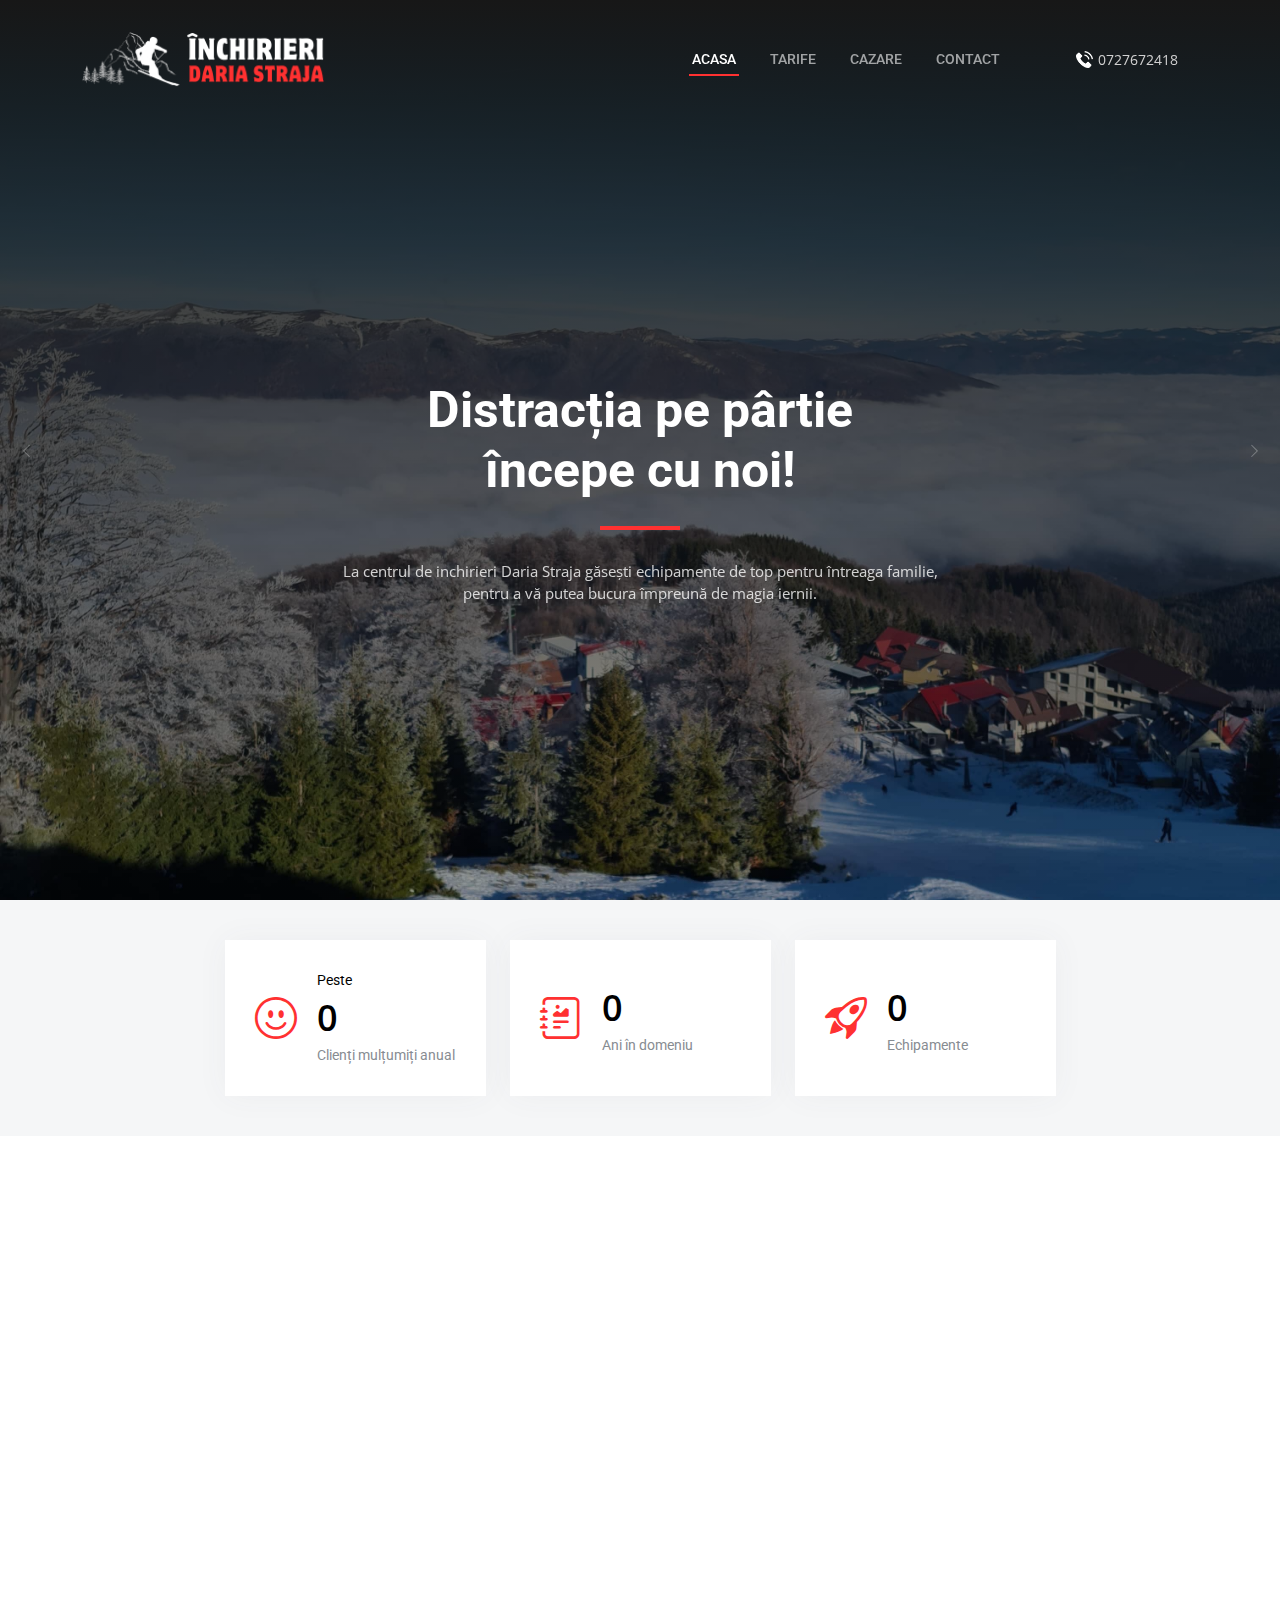
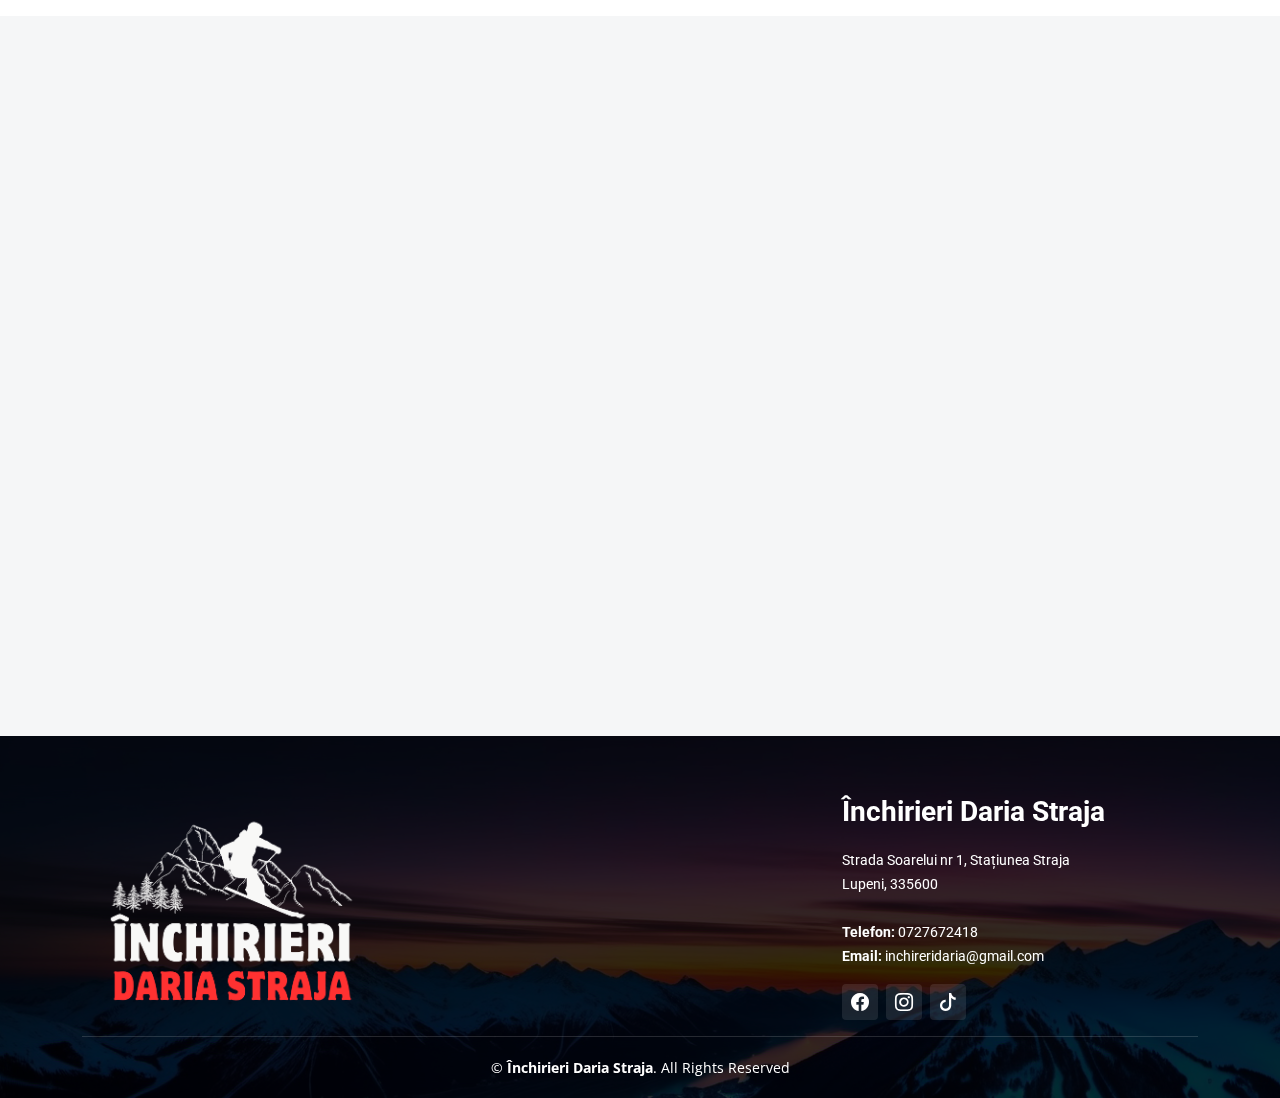
<file: index.html>
<!DOCTYPE html>
<html lang="en">

<head>
  <!-- Google tag (gtag.js) -->
<script async src="https://www.googletagmanager.com/gtag/js?id=G-TZD9TW4XC4"></script>
<script>
  window.dataLayer = window.dataLayer || [];
  function gtag(){dataLayer.push(arguments);}
  gtag('js', new Date());

  gtag('config', 'G-TZD9TW4XC4');
</script>
  <meta charset="utf-8">
  <meta name="author" content="Daria Gruian">
  <meta name="keywords" content="inchirieri, ski, schi, echipamente de iarna, inchirieri daria straja">
  <meta name="description" content="Aventura pe pârtie începe cu noi! Situați în inima Strajei, vă oferim servicii complete: inchiriere de echipament, service și cazare atât în stațiune, cât și în orașul Lupeni.">
  <meta name="viewport" content="width=device-width, initial-scale=1.0">
  <title>Inchirieri Daria Straja</title>

  <!-- Favicons -->
  <link href="assets/img/img-prov/icon.png" rel="icon">

  <!-- Google Fonts -->
  <link rel="preconnect" href="https://fonts.googleapis.com">
  <link rel="preconnect" href="https://fonts.gstatic.com" crossorigin>
  <link href="https://fonts.googleapis.com/css2?family=Open+Sans:ital,wght@0,300;0,400;0,500;0,600;0,700;1,300;1,400;1,600;1,700&family=Roboto:ital,wght@0,300;0,400;0,500;0,600;0,700;1,300;1,400;1,500;1,600;1,700&family=Work+Sans:ital,wght@0,300;0,400;0,500;0,600;0,700;1,300;1,400;1,500;1,600;1,700&display=swap" rel="stylesheet">

  <!-- Vendor CSS Files -->
  <link href="assets/vendor/bootstrap/css/bootstrap.min.css" rel="stylesheet">
  <link href="assets/vendor/bootstrap-icons/bootstrap-icons.css" rel="stylesheet">
  <link href="assets/vendor/fontawesome-free/css/all.min.css" rel="stylesheet">
  <link href="assets/vendor/aos/aos.css" rel="stylesheet">
  <link href="assets/vendor/glightbox/css/glightbox.min.css" rel="stylesheet">
  <link href="assets/vendor/swiper/swiper-bundle.min.css" rel="stylesheet">

  <!-- Template Main CSS File -->
  <link href="assets/css/main.css" rel="stylesheet">
</head>

<body>

  <!-- ======= Header ======= -->
  <header id="header" class="header d-flex align-items-center">
    <div class="container-fluid container-xl d-flex align-items-center justify-content-between">

      <a href="index.html" class="logo d-flex align-items-center">
        <img src="assets/img/img-prov/logo-nav-w.png" alt="inchirieri daria straja">
      </a>

      <i class="mobile-nav-toggle mobile-nav-show bi bi-list"></i>
      <i class="mobile-nav-toggle mobile-nav-hide d-none bi bi-x"></i>
      <nav id="navbar" class="navbar">
        <ul>
          <li><a href="index.html" class="active">Acasa</a></li>
          <li><a href="tarife.html">Tarife</a></li>
          <li><a href="cazare.html">Cazare</a></li>
          <li><a href="contact.html">Contact</a></li>
          <li class="nr-tel">
            <ul>
              <li><img class="tel-icon" src="assets/img/img-prov/telephone.png" alt=""></li>
              <li>0727672418</li>
            </ul>
          </li>
        </ul>
      </nav><!-- .navbar -->

    </div>
  </header><!-- End Header -->

  <!-- ======= Hero Section ======= -->
  <section id="hero" class="hero">

    <div class="info d-flex align-items-center">
      <div class="container">
        <div class="row justify-content-center">
          <div class="col-lg-7 text-center">
            <h1 data-aos="fade-down">Distracția pe pârtie<br>începe cu noi!</h1>
            <p data-aos="fade-up">
              La centrul de inchirieri Daria Straja găsești echipamente de top pentru întreaga familie, pentru a vă putea bucura împreună de magia iernii.</p>
          </div>
        </div>
      </div>
    </div>

    <div id="hero-carousel" class="carousel slide" data-bs-ride="carousel" data-bs-interval="8000">
      <div class="carousel-item active" style="background-image: url(assets/img/poze\ centru/outside.jpg)"></div>
      <div class="carousel-item" style="background-image: url(assets/img/poze\ centru/ski1.jpg)"></div>
      <div class="carousel-item" style="background-image: url(assets/img/poze\ centru/centru.jpg)"></div>  
      <div class="carousel-item" style="background-image: url(assets/img/poze\ centru/ski4.jpg)"></div>      
       

      <a class="carousel-control-prev" href="#hero-carousel" role="button" data-bs-slide="prev">
        <span class="carousel-control-prev-icon bi bi-chevron-left" aria-hidden="true"></span>
      </a>

      <a class="carousel-control-next" href="#hero-carousel" role="button" data-bs-slide="next">
        <span class="carousel-control-next-icon bi bi-chevron-right" aria-hidden="true"></span>
      </a>

    </div>

  </section><!-- End Hero Section -->

  <main id="main">

        <!-- ======= Stats Counter Section ======= -->
<section id="stats-counter" class="stats-counter section-bg">
  <div class="container">

    <div class="row gy-4">
      <div class="col-lg-3 col-md-6">
        <div class="stats-item d-flex align-items-center w-100 h-100">
          <i class="bi bi-emoji-smile color-blue flex-shrink-0"></i>
          <div><p style="color:black;">Peste</p>
            <span data-purecounter-start="0" data-purecounter-end="1000" data-purecounter-duration="1" class="purecounter"></span>
            <p>Clienți mulțumiți anual</p>
          </div>
        </div>
      </div><!-- End Stats Item -->

      <div class="col-lg-3 col-md-6">
        <div class="stats-item d-flex align-items-center w-100 h-100">
          <i class="bi bi-journal-richtext color-orange flex-shrink-0"></i>
          <div>
            <span data-purecounter-start="0" data-purecounter-end="15" data-purecounter-duration="1" class="purecounter"></span>
            <p>Ani în domeniu</p>
          </div>
        </div>
      </div><!-- End Stats Item -->

      <div class="col-lg-3 col-md-6">
        <div class="stats-item d-flex align-items-center w-100 h-100">
          <i class="bi bi-rocket-takeoff color-pink flex-shrink-0"></i>
          <div>
            <span data-purecounter-start="0" data-purecounter-end="500" data-purecounter-duration="1" class="purecounter"></span>
            <p>Echipamente</p>
          </div>
        </div>
      </div><!-- End Stats Item -->

    </div>

  </div>
</section><!-- End Stats Counter Section -->

        <!-- ======= Alt Services Section ======= -->
    <section id="alt-services" class="alt-services">
      <div class="container" data-aos="fade-up">

        <div class="row justify-content-around gy-4">
          <div class="col-lg-5 img-bg" style="background-image: url(assets/img/poze\ centru/cab.jpeg);" data-aos="zoom-in" data-aos-delay="100">
          </div>

          <div class="col-lg-5 d-flex flex-column justify-content-center">
            <h2>Despre noi</h2>
            <p>Povestea noastră începe în urmă cu aproximativ 15 ani, când am deschis, odată cu cabana, primul centru de închirieri din stațiunea Straja. De atunci, în fiecare an reușim să ne mărim portofoliul de clienți mulțumiți, cu care ne revedem cu drag, sezon de sezon.</p>
            <p>La noi, ospitalitatea merge dincolo de confortul camerei. Cei care aleg să se cazeze la Cabana Daria beneficiază de reduceri speciale la centrul de închirieri Daria, situat chiar la prima ușă de la colțul cabanei. </p>
          </div>
        </div>

      </div>
    </section><!-- End Alt Services Section -->

    <!-- ======= Services Section ======= -->
    <section id="services" class="services section-bg">
      <div class="container" data-aos="fade-up">

        <div class="section-header">
          <h2>Servicii</h2>
        </div>

        <div class="row gy-4">

          <div class="col-lg-4 col-md-6" data-aos="fade-up" data-aos-delay="500">
            <div class="service-item position-relative">
              <img src="assets/img/poze centru/ski1.jpg" class="img-fluid" alt="">
              <h3>Închiriere</h3>
              <p>La centrul nostru veți găsi echipamente complete de ski si snowboard, săniuțe dar și alte accesorii.</p>
              <a href="tarife.html" class="readmore stretched-link">Detalii <i class="bi bi-arrow-right"></i></a>
            </div>
          </div><!-- End Service Item -->

          <div class="col-lg-4 col-md-6" data-aos="fade-up" data-aos-delay="500">
            <div class="service-item position-relative">
              <img src="assets/img/poze centru/centru.jpg" class="img-fluid" alt="">
              <h3>Service</h3>
              <p>Dacă echipamentul dum   neavoastră are nevoie de întreținere, vă putem ajuta. Oferim servicii de cerurire, ascuțire canturi și reparații ale talpei. </p>
              <a href="tarife.html" class="readmore stretched-link">Detalii <i class="bi bi-arrow-right"></i></a>
            </div>
          </div><!-- End Service Item -->

          <div class="col-lg-4 col-md-6" data-aos="fade-up" data-aos-delay="500">
            <div class="service-item position-relative">
              <img src="assets/img/poze-interior/3.jpeg" class="img-fluid" alt="">
              <h3>Cazare</h3>
              <p>Oferim servicii de cazare atât în stațiunea Straja, cât și în orașul Lupeni.</p>
              <a href="cazare.html" class="readmore stretched-link">Detalii <i class="bi bi-arrow-right"></i></a>
            </div>
          </div><!-- End Service Item -->

        </div>

      </div>
    </section><!-- End Services Section -->
</main>
  <!-- ======= Footer ======= -->
  <footer id="footer" class="footer">
    <div class="footer-content position-relative">
      <div class="container">
        <div class="row">
          <div class="col-lg-2 col-md-3 footer-icon">
            <img src="assets/img/img-prov/logo-tr-white.png" alt="">
          </div>
          <div class="col-lg-4 col-md-6">
            <div class="footer-info">
              <h3>Închirieri Daria Straja</h3>
              <p>
                Strada Soarelui nr 1, Stațiunea Straja<br>
                Lupeni, 335600<br><br>
                <strong>Telefon:</strong> 0727672418<br>
                <strong>Email:</strong> inchireridaria@gmail.com<br>
              </p>
              <div class="social-links d-flex mt-3">
                <a href="https://www.facebook.com/1snowboard" class="d-flex align-items-center justify-content-center"><i class="bi bi-facebook"></i></a>
                <a href="https://www.instagram.com/inchirieri.daria.straja/" class="d-flex align-items-center justify-content-center"><i class="bi bi-instagram"></i></a>
                <a href="https://www.tiktok.com/@inchirieri.daria.straja" class="d-flex align-items-center justify-content-center"><i class="bi bi-tiktok"></i></a>
              </div>
            </div>
          </div><!-- End footer info column-->
        </div>
      </div>
    </div>

    <div class="footer-legal text-center position-relative">
      <div class="container">
        <div class="copyright">
          &copy; <strong><span>Închirieri Daria Straja</span></strong>. All Rights Reserved
        </div>
      </div>
    </div>

  </footer>
  <!-- End Footer -->

  <a href="#" class="scroll-top d-flex align-items-center justify-content-center"><i class="bi bi-arrow-up-short"></i></a>

  <div id="preloader"></div>

  <!-- Vendor JS Files -->
  <script src="assets/vendor/bootstrap/js/bootstrap.bundle.min.js"></script>
  <script src="assets/vendor/aos/aos.js"></script>
  <script src="assets/vendor/glightbox/js/glightbox.min.js"></script>
  <script src="assets/vendor/isotope-layout/isotope.pkgd.min.js"></script>
  <script src="assets/vendor/swiper/swiper-bundle.min.js"></script>
  <script src="assets/vendor/purecounter/purecounter_vanilla.js"></script>
  <script src="assets/vendor/php-email-form/validate.js"></script>

  <!-- Template Main JS File -->
  <script src="assets/js/main.js"></script>

</body>

</html>
</file>
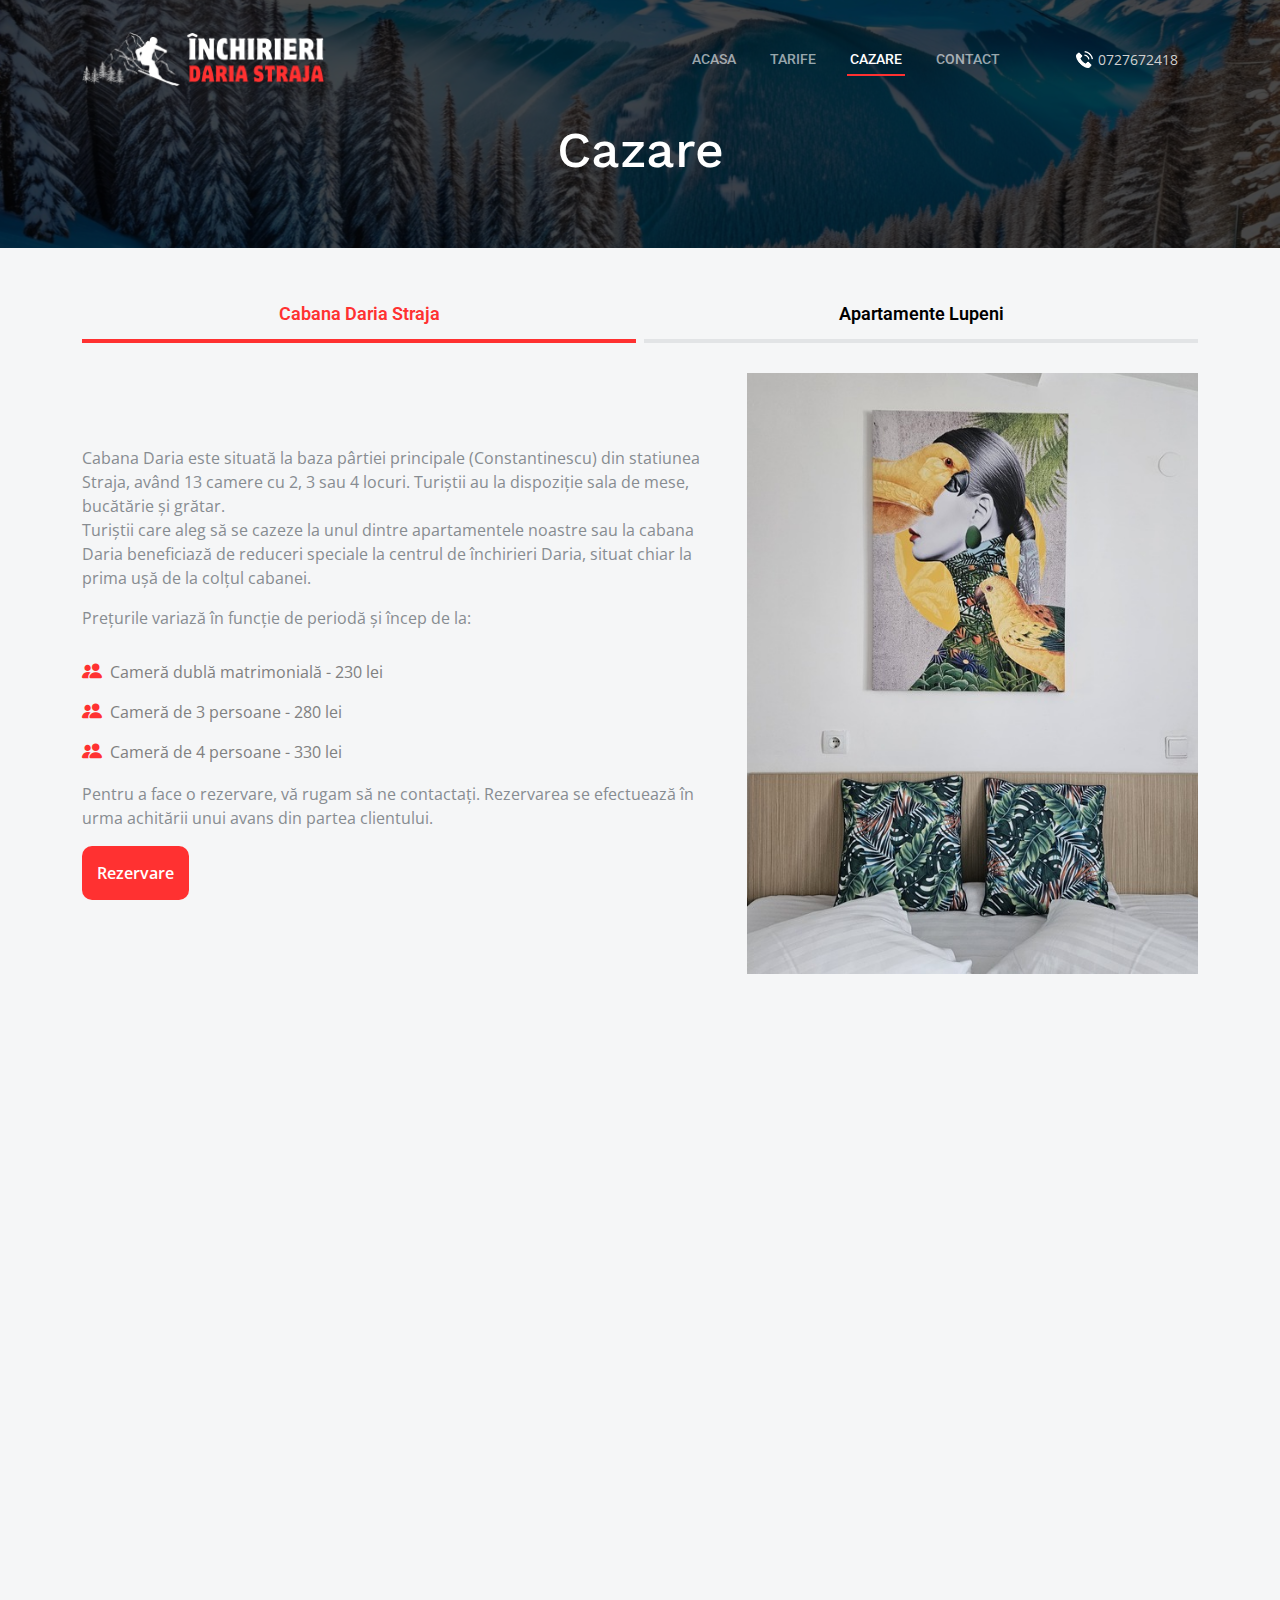
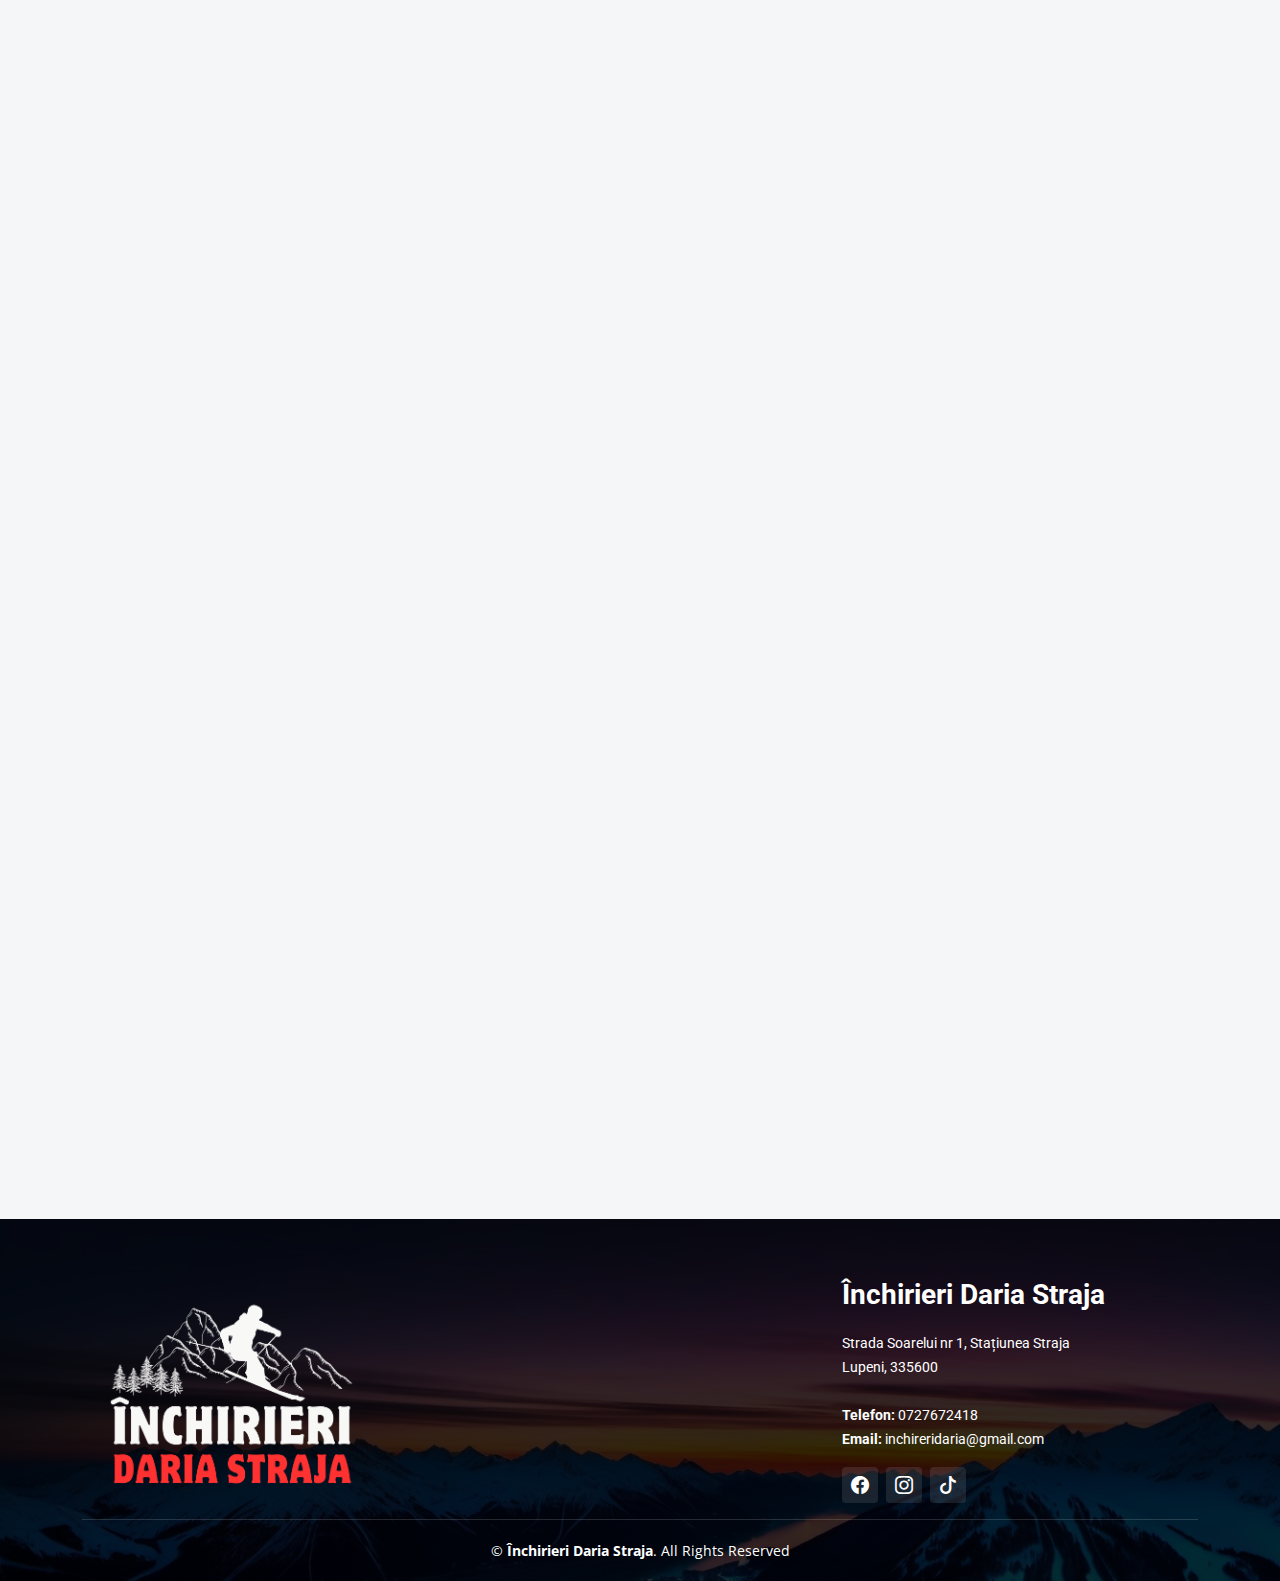
<file: cazare.html>
<!DOCTYPE html>
<html lang="en">

<head>
  <!-- Google tag (gtag.js) -->
<script async src="https://www.googletagmanager.com/gtag/js?id=G-TZD9TW4XC4"></script>
<script>
  window.dataLayer = window.dataLayer || [];
  function gtag(){dataLayer.push(arguments);}
  gtag('js', new Date());

  gtag('config', 'G-TZD9TW4XC4');
</script>
  <meta charset="utf-8">
  <meta name="author" content="Daria Gruian">
  <meta name="keywords" content="inchirieri, ski, schi, echipamente de iarna, inchirieri daria straja">
  <meta name="description" content="Aventura pe pârtie începe cu noi!">
  <meta name="viewport" content="width=device-width, initial-scale=1.0">
  <title>Cabana Daria Straja</title>

  <!-- Favicons -->
  <link href="assets/img/img-prov/icon.png" rel="icon">

  <!-- Google Fonts -->
  <link rel="preconnect" href="https://fonts.googleapis.com">
  <link rel="preconnect" href="https://fonts.gstatic.com" crossorigin>
  <link href="https://fonts.googleapis.com/css2?family=Open+Sans:ital,wght@0,300;0,400;0,500;0,600;0,700;1,300;1,400;1,600;1,700&family=Roboto:ital,wght@0,300;0,400;0,500;0,600;0,700;1,300;1,400;1,500;1,600;1,700&family=Work+Sans:ital,wght@0,300;0,400;0,500;0,600;0,700;1,300;1,400;1,500;1,600;1,700&display=swap" rel="stylesheet">

  <!-- Vendor CSS Files -->
  <link href="assets/vendor/bootstrap/css/bootstrap.min.css" rel="stylesheet">
  <link href="assets/vendor/bootstrap-icons/bootstrap-icons.css" rel="stylesheet">
  <link href="assets/vendor/fontawesome-free/css/all.min.css" rel="stylesheet">
  <link href="assets/vendor/aos/aos.css" rel="stylesheet">
  <link href="assets/vendor/glightbox/css/glightbox.min.css" rel="stylesheet">
  <link href="assets/vendor/swiper/swiper-bundle.min.css" rel="stylesheet">

  <!-- Template Main CSS File -->
  <link href="assets/css/main.css" rel="stylesheet">
</head>

<body>

  <!-- ======= Header ======= -->
  <header id="header" class="header d-flex align-items-center">
    <div class="container-fluid container-xl d-flex align-items-center justify-content-between">

      <a href="index.html" class="logo d-flex align-items-center">
        <img src="assets/img/img-prov/logo-nav-w.png" alt="inchirieri daria straja">
      </a>

      <i class="mobile-nav-toggle mobile-nav-show bi bi-list"></i>
      <i class="mobile-nav-toggle mobile-nav-hide d-none bi bi-x"></i>
      <nav id="navbar" class="navbar">
        <ul>
          <li><a href="index.html" >Acasa</a></li>
          <li><a href="tarife.html">Tarife</a></li>
          <li><a href="cazare.html"class="active">Cazare</a></li>
          <li><a href="contact.html">Contact</a></li>
          <li class="nr-tel">
            <ul>
              <li><img class="tel-icon" src="assets/img/img-prov/telephone.png" alt=""></li>
              <li>0727672418</li>
            </ul>
          </li>
        </ul>
      </nav><!-- .navbar -->

    </div>
  </header><!-- End Header -->

<main id="main">

    <!-- ======= Breadcrumbs ======= -->
    <div class="breadcrumbs d-flex align-items-center" style="background-image: url('assets/img/img-prov/breadcrumbs-bg.png');">
      <div class="container position-relative d-flex flex-column align-items-center" data-aos="fade">

        <h1>Cazare</h1>
      </div>
    </div><!-- End Breadcrumbs -->


  <!-- ======= Features Section ======= -->
  <section id="features" class="features section-bg">
    <div class="container" data-aos="fade-up">

      <ul class="nav nav-tabs row  g-2 d-flex">

        <li class="nav-item col-6">
          <a class="nav-link active show" data-bs-toggle="tab" data-bs-target="#tab-1">
            <h4>Cabana Daria Straja</h4>
          </a>
        </li><!-- End tab nav item -->

        <li class="nav-item col-6">
          <a class="nav-link" data-bs-toggle="tab" data-bs-target="#tab-2">
            <h4>Apartamente Lupeni</h4>
          </a><!-- End tab nav item -->
      </ul>

      <div class="tab-content">

        <div class="tab-pane active show" id="tab-1">
          <div class="row">
            <div class="col-lg-7 order-2 order-lg-1 mt-3 mt-lg-0 d-flex flex-column justify-content-center" data-aos="fade-up" data-aos-delay="100">
              <p>
                Cabana Daria este situată la baza pârtiei principale (Constantinescu) din statiunea Straja, având 13 camere cu 2, 3 sau 4 locuri. Turiștii au la dispoziție sala de mese, bucătărie și grătar. 
                <br>Turiștii care aleg să se cazeze la unul dintre apartamentele noastre sau la cabana Daria beneficiază de reduceri speciale la centrul de închirieri Daria, situat chiar la prima ușă de la colțul cabanei.
              </p>
              <p>Prețurile variază în funcție de periodă și încep de la:</p>
              <ul>
                <li><i class="bi bi-people-fill"></i> Cameră dublă matrimonială - 230 lei</li>
                <li><i class="bi bi-people-fill"></i> Cameră de 3 persoane - 280 lei</li>
                <li><i class="bi bi-people-fill"></i> Cameră de 4 persoane - 330 lei</li>
              </ul>
              <p>Pentru a face o rezervare, vă rugam să ne contactați. Rezervarea se efectuează în urma achitării unui avans din partea clientului.</p>
              <a href="contact.html" class="btn-rezerva">Rezervare</a>
            </div>
            <div class="col-lg-5 order-1 order-lg-2 text-center" data-aos="fade-up" data-aos-delay="200">
              <img src="assets/img/poze-interior/6.jpeg" alt="" class="img-fluid">
            </div>
          </div>
          <!-- ======= Our Projects Section ======= -->
    <section id="projects" class="projects">
      <div class="container" data-aos="fade-up">

        <div class="portfolio-isotope" data-portfolio-filter="*" data-portfolio-layout="masonry" data-portfolio-sort="original-order">

          <div class="row gy-4 portfolio-container" data-aos="fade-up" data-aos-delay="200">

            <div class="col-lg-4 col-md-6 portfolio-item filter-remodeling">
              <div class="portfolio-content h-100">
                <img src="assets/img/poze-interior/1.jpeg" class="img-fluid" alt="">
              </div>
            </div><!-- End Projects Item -->

            <div class="col-lg-4 col-md-6 portfolio-item filter-remodeling">
              <div class="portfolio-content h-100">
                <img src="assets/img/poze-interior/2.jpg" class="img-fluid" alt="">
              </div>
            </div><!-- End Projects Item -->

            <div class="col-lg-4 col-md-6 portfolio-item filter-remodeling">
              <div class="portfolio-content h-100">
                <img src="assets/img/poze-interior/3.jpeg" class="img-fluid" alt="">
              </div>
            </div><!-- End Projects Item -->

            <div class="col-lg-4 col-md-6 portfolio-item filter-remodeling">
              <div class="portfolio-content h-100">
                <img src="assets/img/poze-interior/4.jpeg" class="img-fluid" alt="">
              </div>
            </div><!-- End Projects Item -->

            <div class="col-lg-4 col-md-6 portfolio-item filter-remodeling">
              <div class="portfolio-content h-100">
                <img src="assets/img/poze-interior/5.jpeg" class="img-fluid" alt="">
              </div>
            </div><!-- End Projects Item -->

            <div class="col-lg-4 col-md-6 portfolio-item filter-remodeling">
              <div class="portfolio-content h-100">
                <img src="assets/img/poze-interior/6.jpeg" class="img-fluid" alt="">
              </div>
            </div><!-- End Projects Item -->

            <div class="col-lg-4 col-md-6 portfolio-item filter-remodeling">
              <div class="portfolio-content h-100">
                <img src="assets/img/poze-interior/7.jpeg" class="img-fluid" alt="">
              </div>
            </div><!-- End Projects Item -->

            <div class="col-lg-4 col-md-6 portfolio-item filter-remodeling">
              <div class="portfolio-content h-100">
                <img src="assets/img/poze-interior/8.jpg" class="img-fluid" alt="">
              </div>
            </div><!-- End Projects Item -->

            <div class="col-lg-4 col-md-6 portfolio-item filter-remodeling">
              <div class="portfolio-content h-100">
                <img src="assets/img/poze-interior/9.jpeg" class="img-fluid" alt="">
              </div>
            </div><!-- End Projects Item -->

            <div class="col-lg-4 col-md-6 portfolio-item filter-remodeling">
              <div class="portfolio-content h-100">
                <img src="assets/img/poze-interior/10.jpeg" class="img-fluid" alt="">
              </div>
            </div><!-- End Projects Item -->

              <div class="col-lg-4 col-md-6 portfolio-item filter-remodeling">
              <div class="portfolio-content h-100">
                <img src="assets/img/poze-interior/11.jpg" class="img-fluid" alt="">
              </div>
            </div><!-- End Projects Item -->

          </div><!-- End Projects Container -->

        </div>

      </div>
    </section><!-- End Our Projects Section -->
        </div><!-- End tab content item -->

        <div class="tab-pane" id="tab-2">
          <div class="row">
            <div class="col-lg-8 order-2 order-lg-1 mt-3 mt-lg-0 d-flex flex-column justify-content-center">
              <p>
                Apartamentele sunt situate ultracentral, în orașul Lupeni, la 50 m de intersecția de unde pornesc transportatorii spre stațiune. În imediata apropiere se află piața, Lidl, cafeneau Chill, Pizza Planet. Apartamentulele au fiecare un dormitor cu pat matrimonial (160/200) și living cu canapea extensibilă (2 pers). 
                <br>Turiștii care aleg să se cazeze la unul dintre apartamentele noastre sau la cabana Daria beneficiază de reduceri speciale la centrul de închirieri Daria, situat chiar la prima ușă de la colțul cabanei.
                <br>În plus, asigurăm turiștilor noștri următoarele:
              </p>
              <ul>
                <li><i class="bi bi-check-all"></i> Parcare privată</li>
                <li><i class="bi bi-check-all"></i> Ceai și cafea</li>
                <li><i class="bi bi-check-all"></i> Bucătărie complet utilată</li>
              </ul>
              <p>Prețurile variază între 250 și 300 de lei, în funcție de perioada dorită. 
                <br>Pentru a face o rezervare, vă rugam să ne contactați. Rezervarea se efectuează în urma achitării unui avans din partea clientului.</p>
              <a href="contact.html" class="btn-rezerva">Rezervare</a>
            </div>
            <div class="col-lg-4 order-1 order-lg-2 text-center">
              <img src="assets/img/poze-interior/ap2.jpg" alt="" class="img-fluid">
            </div>
          </div>

          <div class="container capa">
            <h2>Apartament 1</h2>
          </div>

          <section id="projects" class="projects">
            <div class="container" data-aos="fade-up">
      
              <div class="portfolio-isotope" data-portfolio-filter="*" data-portfolio-layout="masonry" data-portfolio-sort="original-order">
      
                <div class="row gy-4 portfolio-container" data-aos="fade-up" data-aos-delay="200">
      
                  <div class="col-lg-4 col-md-6 portfolio-item filter-remodeling">
                    <div class="portfolio-content h-100">
                      <img src="assets/img/poze-interior/ap3.jpg" class="img-fluid" alt="">
                    </div>
                  </div><!-- End Projects Item -->
      
                  <div class="col-lg-4 col-md-6 portfolio-item filter-remodeling">
                    <div class="portfolio-content h-100">
                      <img src="assets/img/poze-interior/ap4.jpg" class="img-fluid" alt="">
                    </div>
                  </div><!-- End Projects Item -->

                  <div class="col-lg-4 col-md-6 portfolio-item filter-remodeling">
                    <div class="portfolio-content h-100">
                      <img src="assets/img/poze-interior/ap2.jpg" class="img-fluid" alt="">
                    </div>
                  </div><!-- End Projects Item -->
      
                  <div class="col-lg-4 col-md-6 portfolio-item filter-remodeling">
                    <div class="portfolio-content h-100">
                      <img src="assets/img/poze-interior/ap5.jpg" class="img-fluid" alt="">
                    </div>
                  </div><!-- End Projects Item -->
      
                  <div class="col-lg-4 col-md-6 portfolio-item filter-remodeling">
                    <div class="portfolio-content h-100">
                      <img src="assets/img/poze-interior/ap6.jpg" class="img-fluid" alt="">
                    </div>
                  </div><!-- End Projects Item -->
                  
      
                </div><!-- End Projects Container -->
      
              </div>
      
            </div>
          </section><!-- End Our Projects Section -->

          <div class="container capa">
            <h2>Apartament 2</h2>
          </div>

          <section id="projects" class="projects">
            <div class="container" data-aos="fade-up">
      
              <div class="portfolio-isotope" data-portfolio-filter="*" data-portfolio-layout="masonry" data-portfolio-sort="original-order">
      
                <div class="row gy-4 portfolio-container" data-aos="fade-up" data-aos-delay="200">
      
                  <div class="col-lg-4 col-md-6 portfolio-item filter-remodeling">
                    <div class="portfolio-content h-100">
                      <img src="assets/img/poze-interior/ap21.jpg" class="img-fluid" alt="">
                    </div>
                  </div><!-- End Projects Item -->
      
                  <div class="col-lg-4 col-md-6 portfolio-item filter-remodeling">
                    <div class="portfolio-content h-100">
                      <img src="assets/img/poze-interior/ap25.jpg" class="img-fluid" alt="">
                    </div>
                  </div><!-- End Projects Item -->

                  <div class="col-lg-4 col-md-6 portfolio-item filter-remodeling">
                    <div class="portfolio-content h-100">
                      <img src="assets/img/poze-interior/ap23.jpg" class="img-fluid" alt="">
                    </div>
                  </div><!-- End Projects Item -->
      
                  <div class="col-lg-4 col-md-6 portfolio-item filter-remodeling">
                    <div class="portfolio-content h-100">
                      <img src="assets/img/poze-interior/ap24.jpg" class="img-fluid" alt="">
                    </div>
                  </div><!-- End Projects Item -->

                  <div class="col-lg-4 col-md-6 portfolio-item filter-remodeling">
                    <div class="portfolio-content h-100">
                      <img src="assets/img/poze-interior/ap26.jpg" class="img-fluid" alt="">
                    </div>
                  </div><!-- End Projects Item -->
      
                  <div class="col-lg-4 col-md-6 portfolio-item filter-remodeling">
                    <div class="portfolio-content h-100">
                      <img src="assets/img/poze-interior/ap22.jpg" class="img-fluid" alt="">
                    </div>
                  </div><!-- End Projects Item -->
                  
      
                </div><!-- End Projects Container -->
      
              </div>
      
            </div>
          </section><!-- End Our Projects Section -->
        </div><!-- End tab content item -->
      </div>
    </div>
  </section><!-- End Features Section -->


  </main><!-- End #main -->

  <!-- ======= Footer ======= -->
  <footer id="footer" class="footer">
    <div class="footer-content position-relative">
      <div class="container">
        <div class="row">
          <div class="col-lg-2 col-md-3 footer-icon">
            <img src="assets/img/img-prov/logo-tr-white.png" alt="">
          </div>
          <div class="col-lg-4 col-md-6">
            <div class="footer-info">
              <h3>Închirieri Daria Straja</h3>
              <p>
                Strada Soarelui nr 1, Stațiunea Straja<br>
                Lupeni, 335600<br><br>
                <strong>Telefon:</strong> 0727672418<br>
                <strong>Email:</strong> inchireridaria@gmail.com<br>
              </p>
              <div class="social-links d-flex mt-3">
                <a href="https://www.facebook.com/1snowboard" class="d-flex align-items-center justify-content-center"><i class="bi bi-facebook"></i></a>
                <a href="https://www.instagram.com/inchirieri.daria.straja/" class="d-flex align-items-center justify-content-center"><i class="bi bi-instagram"></i></a>
                <a href="https://www.tiktok.com/@inchirieri.daria.straja" class="d-flex align-items-center justify-content-center"><i class="bi bi-tiktok"></i></a>
              </div>
            </div>
          </div><!-- End footer info column-->
        </div>
      </div>
    </div>

    <div class="footer-legal text-center position-relative">
      <div class="container">
        <div class="copyright">
          &copy; <strong><span>Închirieri Daria Straja</span></strong>. All Rights Reserved
        </div>
      </div>
    </div>

  </footer>
  <!-- End Footer -->


  <a href="#" class="scroll-top d-flex align-items-center justify-content-center"><i class="bi bi-arrow-up-short"></i></a>

  <div id="preloader"></div>

  <!-- Vendor JS Files -->
  <script src="assets/vendor/bootstrap/js/bootstrap.bundle.min.js"></script>
  <script src="assets/vendor/aos/aos.js"></script>
  <script src="assets/vendor/glightbox/js/glightbox.min.js"></script>
  <script src="assets/vendor/isotope-layout/isotope.pkgd.min.js"></script>
  <script src="assets/vendor/swiper/swiper-bundle.min.js"></script>
  <script src="assets/vendor/purecounter/purecounter_vanilla.js"></script>
  <script src="assets/vendor/php-email-form/validate.js"></script>

  <!-- Template Main JS File -->
  <script src="assets/js/main.js"></script>

</body>

</html>
</file>
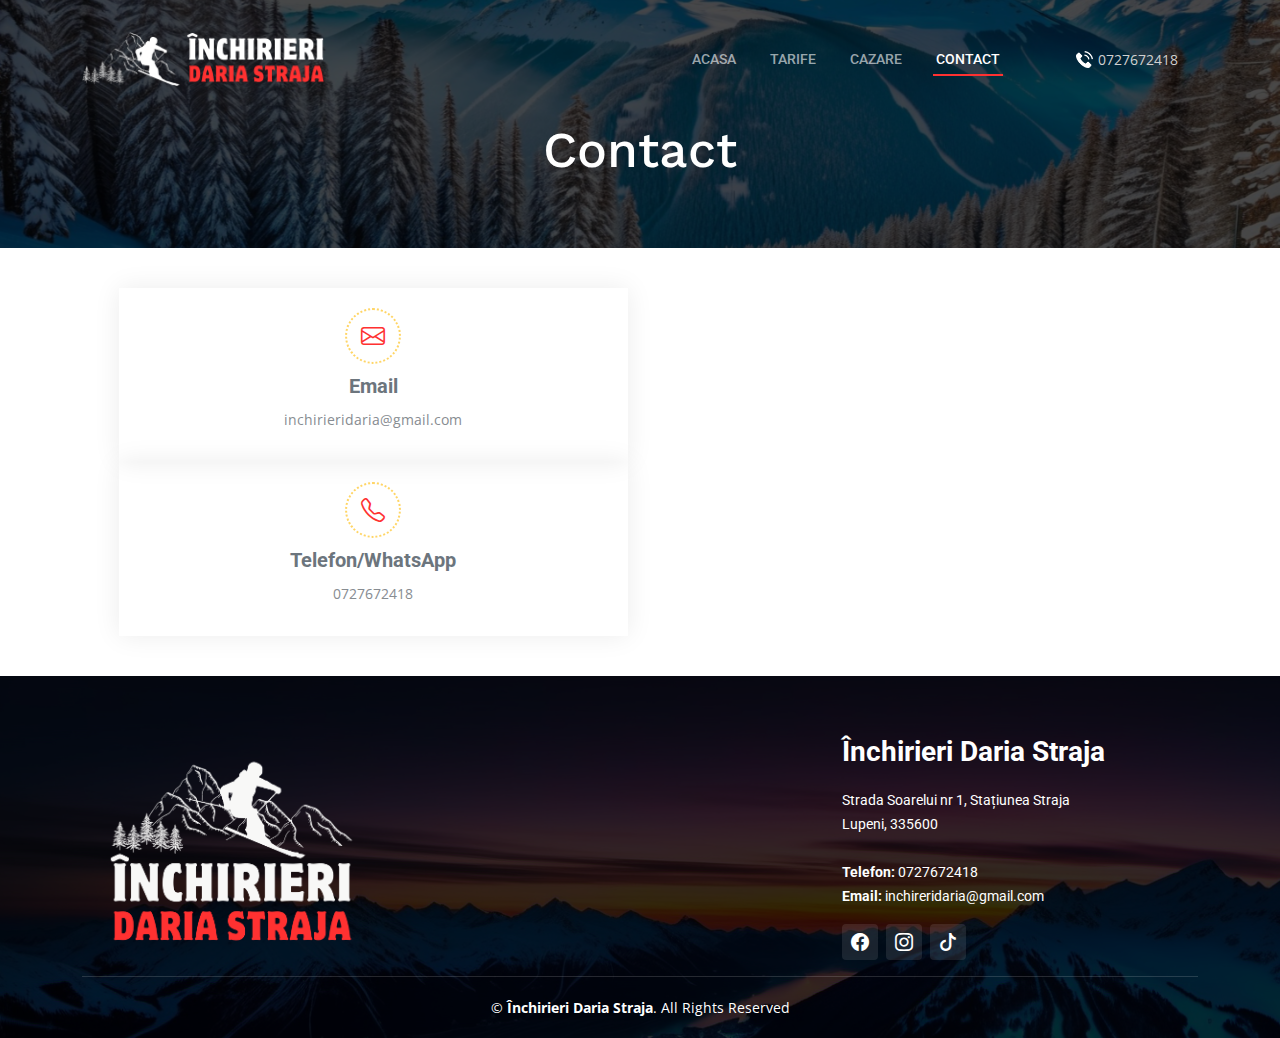
<file: contact.html>
<!DOCTYPE html>
<html lang="en">

<head>
  <!-- Google tag (gtag.js) -->
<script async src="https://www.googletagmanager.com/gtag/js?id=G-TZD9TW4XC4"></script>
<script>
  window.dataLayer = window.dataLayer || [];
  function gtag(){dataLayer.push(arguments);}
  gtag('js', new Date());

  gtag('config', 'G-TZD9TW4XC4');
</script>
  <meta charset="utf-8">
  <meta name="author" content="Daria Gruian">
  <meta name="keywords" content="inchirieri, ski, schi, echipamente de iarna, inchirieri daria straja">
  <meta name="description" content="Aventura pe pârtie începe cu noi!">
  <meta name="viewport" content="width=device-width, initial-scale=1.0">
  <title>Inchirieri Daria Straja</title>

  <!-- Favicons -->
  <link href="assets/img/img-prov/icon.png" rel="icon">

  <!-- Google Fonts -->
  <link rel="preconnect" href="https://fonts.googleapis.com">
  <link rel="preconnect" href="https://fonts.gstatic.com" crossorigin>
  <link href="https://fonts.googleapis.com/css2?family=Open+Sans:ital,wght@0,300;0,400;0,500;0,600;0,700;1,300;1,400;1,600;1,700&family=Roboto:ital,wght@0,300;0,400;0,500;0,600;0,700;1,300;1,400;1,500;1,600;1,700&family=Work+Sans:ital,wght@0,300;0,400;0,500;0,600;0,700;1,300;1,400;1,500;1,600;1,700&display=swap" rel="stylesheet">

  <!-- Vendor CSS Files -->
  <link href="assets/vendor/bootstrap/css/bootstrap.min.css" rel="stylesheet">
  <link href="assets/vendor/bootstrap-icons/bootstrap-icons.css" rel="stylesheet">
  <link href="assets/vendor/fontawesome-free/css/all.min.css" rel="stylesheet">
  <link href="assets/vendor/aos/aos.css" rel="stylesheet">
  <link href="assets/vendor/glightbox/css/glightbox.min.css" rel="stylesheet">
  <link href="assets/vendor/swiper/swiper-bundle.min.css" rel="stylesheet">

  <!-- Template Main CSS File -->
  <link href="assets/css/main.css" rel="stylesheet">
</head>

<body>

  <!-- ======= Header ======= -->
  <header id="header" class="header d-flex align-items-center">
    <div class="container-fluid container-xl d-flex align-items-center justify-content-between">

      <a href="index.html" class="logo d-flex align-items-center">
        <img src="assets/img/img-prov/logo-nav-w.png" alt="inchirieri daria straja">
      </a>

      <i class="mobile-nav-toggle mobile-nav-show bi bi-list"></i>
      <i class="mobile-nav-toggle mobile-nav-hide d-none bi bi-x"></i>
      <nav id="navbar" class="navbar">
        <ul>
          <li><a href="index.html">Acasa</a></li>
          <li><a href="tarife.html">Tarife</a></li>
          <li><a href="cazare.html">Cazare</a></li>
          <li><a href="contact.html" class="active">Contact</a></li>
          <li class="nr-tel">
            <ul>
              <li><img class="tel-icon" src="assets/img/img-prov/telephone.png" alt=""></li>
              <li>0727672418</li>
            </ul>
          </li>
        </ul>
      </nav><!-- .navbar -->

    </div>
  </header><!-- End Header -->

<main id="main">

    <!-- ======= Breadcrumbs ======= -->
    <div class="breadcrumbs d-flex align-items-center" style="background-image: url('assets/img/img-prov/breadcrumbs-bg.png');">
      <div class="container position-relative d-flex flex-column align-items-center" data-aos="fade">

        <h1>Contact</h1>
      </div>
    </div><!-- End Breadcrumbs -->

    <!-- ======= Contact Section ======= -->
    <section id="contact" class="contact">
      <div class="container col-lg-10" data-aos="fade-up" data-aos-delay="100">
        <div class="row gy-4">         
          <div class="col-lg-6">
            <div class="info-item d-flex flex-column justify-content-center align-items-center">
              <i class="bi bi-envelope"></i>
              <h3>Email</h3>
              <p>inchirieridaria@gmail.com</p>
            </div><!-- End Info Item -->

            <div class="info-item  d-flex flex-column justify-content-center align-items-center">
              <i class="bi bi-telephone"></i>
              <h3>Telefon/WhatsApp</h3>
              <p>0727672418</p>
            </div><!-- End Info Item -->
          </div>
          <div class="col-lg-6">
            <iframe src="https://www.google.com/maps/embed?pb=!1m14!1m8!1m3!1d11221.527682008316!2d23.2361441!3d45.3209097!3m2!1i1024!2i768!4f13.1!3m3!1m2!1s0x474de974240f4857%3A0xf618e4a4177de672!2sINCHIRIERI%20DARIA%20STRAJA!5e0!3m2!1sro!2sro!4v1702454371787!5m2!1sro!2sro" width=400px height=300px style="border:0;" allowfullscreen="" loading="lazy" referrerpolicy="no-referrer-when-downgrade"></iframe>
          </div>
        </div>
      </div>
    </section><!-- End Contact Section -->

  </main><!-- End #main -->

  <!-- ======= Footer ======= -->
  <footer id="footer" class="footer">
    <div class="footer-content position-relative">
      <div class="container">
        <div class="row">
          <div class="col-lg-2 col-md-3 footer-icon">
            <img src="assets/img/img-prov/logo-tr-white.png" alt="">
          </div>
          <div class="col-lg-4 col-md-6">
            <div class="footer-info">
              <h3>Închirieri Daria Straja</h3>
              <p>
                Strada Soarelui nr 1, Stațiunea Straja<br>
                Lupeni, 335600<br><br>
                <strong>Telefon:</strong> 0727672418<br>
                <strong>Email:</strong> inchireridaria@gmail.com<br>
              </p>
              <div class="social-links d-flex mt-3">
                <a href="https://www.facebook.com/1snowboard" class="d-flex align-items-center justify-content-center"><i class="bi bi-facebook"></i></a>
                <a href="https://www.instagram.com/inchirieri.daria.straja/" class="d-flex align-items-center justify-content-center"><i class="bi bi-instagram"></i></a>
                <a href="https://www.tiktok.com/@inchirieri.daria.straja" class="d-flex align-items-center justify-content-center"><i class="bi bi-tiktok"></i></a>
              </div>
            </div>
          </div><!-- End footer info column-->
        </div>
      </div>
    </div>

    <div class="footer-legal text-center position-relative">
      <div class="container">
        <div class="copyright">
          &copy; <strong><span>Închirieri Daria Straja</span></strong>. All Rights Reserved
        </div>
      </div>
    </div>

  </footer>
  <!-- End Footer -->


  <a href="#" class="scroll-top d-flex align-items-center justify-content-center"><i class="bi bi-arrow-up-short"></i></a>

  <div id="preloader"></div>

  <!-- Vendor JS Files -->
  <script src="assets/vendor/bootstrap/js/bootstrap.bundle.min.js"></script>
  <script src="assets/vendor/aos/aos.js"></script>
  <script src="assets/vendor/glightbox/js/glightbox.min.js"></script>
  <script src="assets/vendor/isotope-layout/isotope.pkgd.min.js"></script>
  <script src="assets/vendor/swiper/swiper-bundle.min.js"></script>
  <script src="assets/vendor/purecounter/purecounter_vanilla.js"></script>
  <script src="assets/vendor/php-email-form/validate.js"></script>

  <!-- Template Main JS File -->
  <script src="assets/js/main.js"></script>

</body>

</html>
</file>
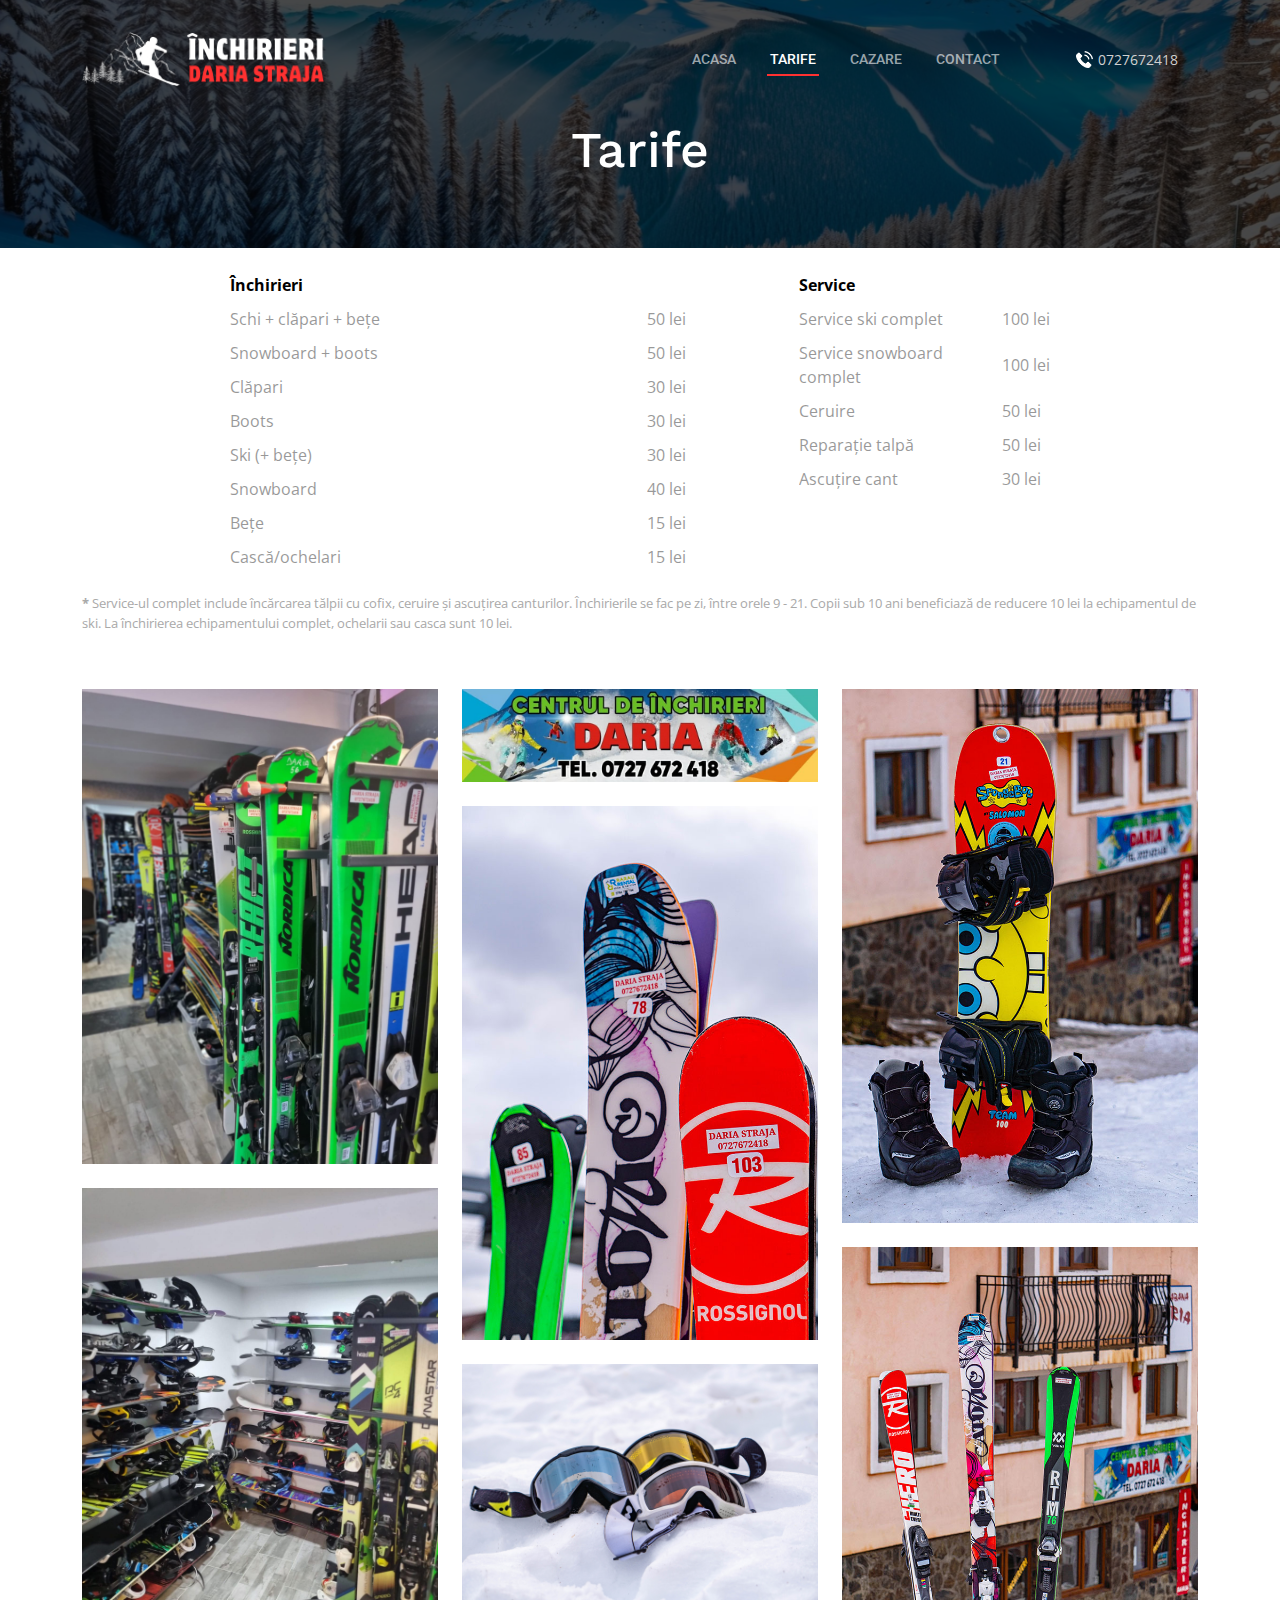
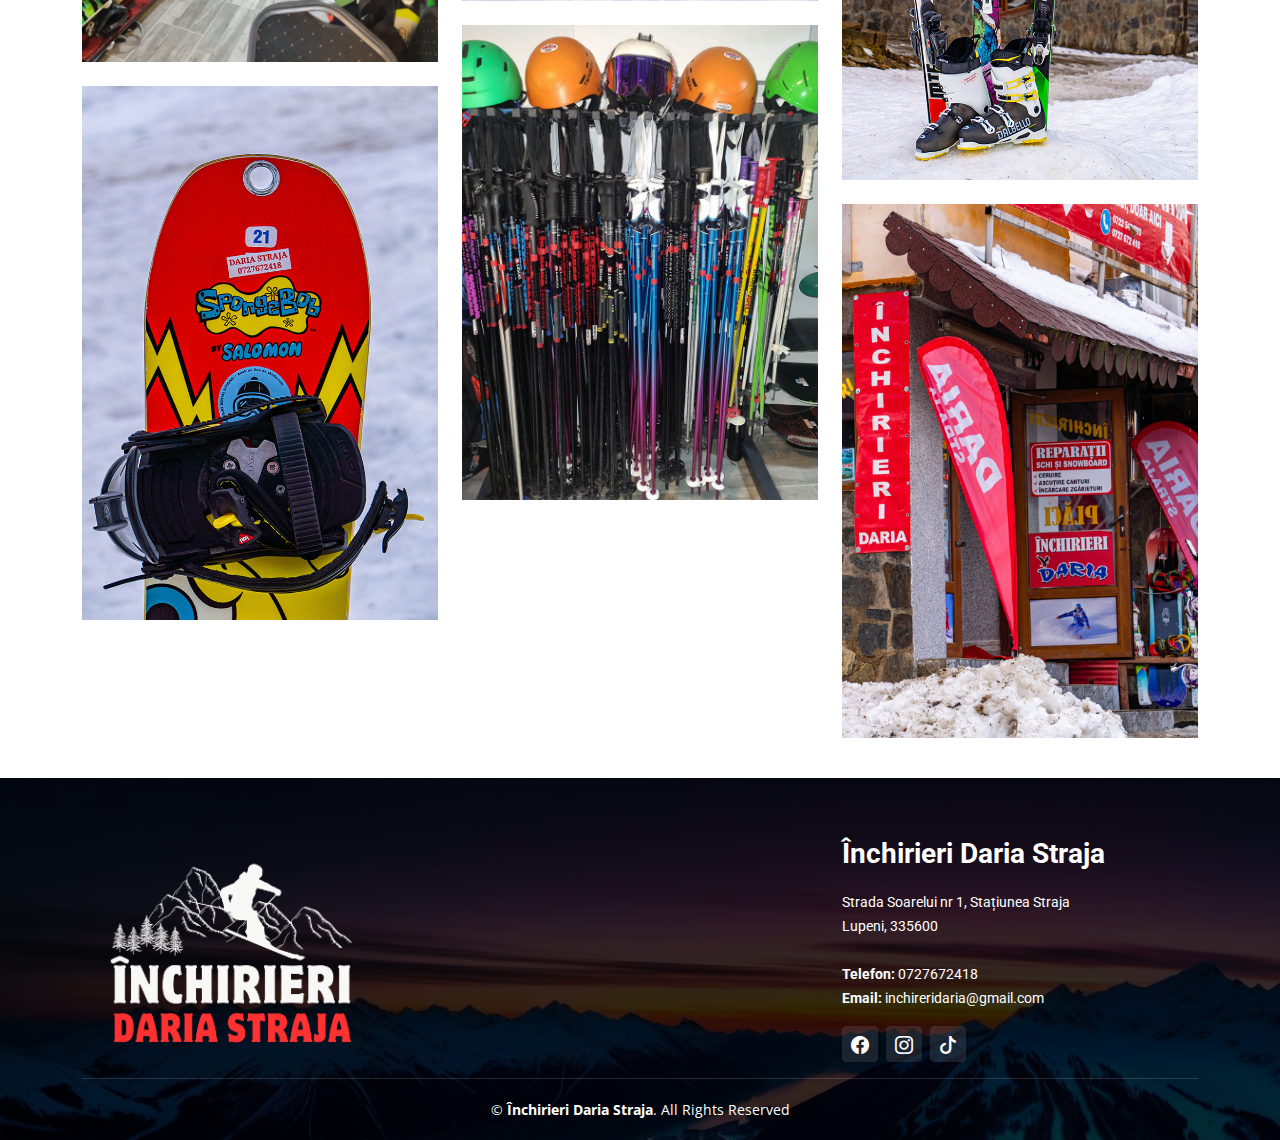
<file: tarife.html>
<!DOCTYPE html>
<html lang="en">

<head>
  <!-- Google tag (gtag.js) -->
<script async src="https://www.googletagmanager.com/gtag/js?id=G-TZD9TW4XC4"></script>
<script>
  window.dataLayer = window.dataLayer || [];
  function gtag(){dataLayer.push(arguments);}
  gtag('js', new Date());

  gtag('config', 'G-TZD9TW4XC4');
</script>
  <meta charset="utf-8">
  <meta name="author" content="Daria Gruian">
  <meta name="keywords" content="inchirieri, ski, schi, echipamente de iarna, inchirieri daria straja">
  <meta name="description" content="Aventura pe pârtie începe cu noi!">
  <meta name="viewport" content="width=device-width, initial-scale=1.0">
  <title>Inchirieri Daria Straja</title>

  <!-- Favicons -->
  <link href="assets/img/img-prov/icon.png" rel="icon">

  <!-- Google Fonts -->
  <link rel="preconnect" href="https://fonts.googleapis.com">
  <link rel="preconnect" href="https://fonts.gstatic.com" crossorigin>
  <link href="https://fonts.googleapis.com/css2?family=Open+Sans:ital,wght@0,300;0,400;0,500;0,600;0,700;1,300;1,400;1,600;1,700&family=Roboto:ital,wght@0,300;0,400;0,500;0,600;0,700;1,300;1,400;1,500;1,600;1,700&family=Work+Sans:ital,wght@0,300;0,400;0,500;0,600;0,700;1,300;1,400;1,500;1,600;1,700&display=swap" rel="stylesheet">

  <!-- Vendor CSS Files -->
  <link href="assets/vendor/bootstrap/css/bootstrap.min.css" rel="stylesheet">
  <link href="assets/vendor/bootstrap-icons/bootstrap-icons.css" rel="stylesheet">
  <link href="assets/vendor/fontawesome-free/css/all.min.css" rel="stylesheet">
  <link href="assets/vendor/aos/aos.css" rel="stylesheet">
  <link href="assets/vendor/glightbox/css/glightbox.min.css" rel="stylesheet">
  <link href="assets/vendor/swiper/swiper-bundle.min.css" rel="stylesheet">

  <!-- Template Main CSS File -->
  <link href="assets/css/main.css" rel="stylesheet">
</head>

<body>

  <!-- ======= Header ======= -->
  <header id="header" class="header d-flex align-items-center">
    <div class="container-fluid container-xl d-flex align-items-center justify-content-between">

      <a href="index.html" class="logo d-flex align-items-center">
        <img src="assets/img/img-prov/logo-nav-w.png" alt="inchirieri daria straja">
      </a>

      <i class="mobile-nav-toggle mobile-nav-show bi bi-list"></i>
      <i class="mobile-nav-toggle mobile-nav-hide d-none bi bi-x"></i>
      <nav id="navbar" class="navbar">
        <ul>
          <li><a href="index.html">Acasa</a></li>
          <li><a href="tarife.html" class="active">Tarife</a></li>
          <li><a href="cazare.html">Cazare</a></li>
          <li><a href="contact.html">Contact</a></li>
          <li class="nr-tel">
            <ul>
              <li><img class="tel-icon" src="assets/img/img-prov/telephone.png" alt=""></li>
              <li>0727672418</li>
            </ul>
          </li>
        </ul>
      </nav><!-- .navbar -->

    </div>
  </header><!-- End Header -->

<main id="main">

<!-- ======= Breadcrumbs ======= -->
<div class="breadcrumbs d-flex align-items-center" style="background-image: url('assets/img/img-prov/breadcrumbs-bg.png');">
  <div class="container position-relative d-flex flex-column align-items-center" data-aos="fade">

    <h1>Tarife</h1>
  </div>
</div><!-- End Breadcrumbs -->

<div class="table-flex col-lg-8 container">
  <div class="row gy-4">
    <div class="col-lg-8 table1">
      <table>
        <thead>
          <tr>
            <th>Închirieri</th>
          </tr>
        </thead>
        <tbody>
          <tr>
            <td>Schi + clăpari + bețe </td>
            <td>50 lei</td>
          </tr>
          <tr>
            <td>Snowboard + boots</td>
            <td>50 lei</td>
          </tr>
          <tr>
            <td>Clăpari</td>
            <td>30 lei</td>
          </tr>
          <tr>
            <td>Boots</td>
            <td>30 lei</td>
          </tr>
          <tr>
            <td>Ski (+ bețe)</td>
            <td>30 lei</td>
          </tr>
          <tr>
            <td>Snowboard</td>
            <td>40 lei</td>
          </tr>
          <tr>
            <td>Bețe</td>
            <td>15 lei</td>
          </tr>
          <tr>
            <td>Cască/ochelari</td>
            <td>15 lei</td>
          </tr>
        </tbody>
      </table>
    </div>

    <div class="col-lg-4 table2">
      <table>
        <thead>
          <tr>
            <th>Service</th>
          </tr>
        </thead>
        <tbody>
          <tr>
            <td>Service ski complet</td>
            <td class="no-br">100 lei</td>
          </tr>
          <tr>
            <td>Service snowboard complet</td>
            <td class="no-br">100 lei</td>
          </tr>
          <tr>
            <td>Ceruire</td>
            <td class="no-br">50 lei</td>
          </tr>
           <tr>
            <td>Reparație talpă</td>
            <td class="no-br">50 lei</td>
          </tr>
          <tr>
            <td>Ascuțire cant</td>
            <td class="no-br">30 lei</td>
          </tr>
        </tbody>
      </table>
    </div>
  </div>
</div>
  
<div class="container">
  <p class="note"><b>*</b> Service-ul complet include încărcarea tălpii cu cofix, ceruire și ascuțirea canturilor.
    Închirierile se fac pe zi, între orele 9 - 21. 
    Copii sub 10 ani beneficiază de reducere 10 lei la echipamentul de ski.
    La închirierea echipamentului complet, ochelarii sau casca sunt 10 lei.
  </p>
</div>

<!-- ======= Our Projects Section ======= -->
<section id="projects" class="projects">
  <div class="container" data-aos="fade-up">

    <div class="portfolio-isotope" data-portfolio-filter="*" data-portfolio-layout="masonry" data-portfolio-sort="original-order">

      <div class="row gy-4 portfolio-container" data-aos="fade-up" data-aos-delay="200">

        <div class="col-lg-4 col-md-6 portfolio-item filter-remodeling">
          <div class="portfolio-content h-100">
            <img src="assets/img/poze centru/ski1.jpg" class="img-fluid" alt="">
          </div>
        </div><!-- End Projects Item -->

        <div class="col-lg-4 col-md-6 portfolio-item filter-remodeling">
          <div class="portfolio-content h-100">
            <img src="assets/img/poze centru/banner.jpg" class="img-fluid" alt="">
          </div>
        </div><!-- End Projects Item -->

        <div class="col-lg-4 col-md-6 portfolio-item filter-remodeling">
          <div class="portfolio-content h-100">
            <img src="assets/img/poze centru/Centru-3.jpg" class="img-fluid" alt="">
          </div>
        </div><!-- End Projects Item -->

        <div class="col-lg-4 col-md-6 portfolio-item filter-remodeling">
          <div class="portfolio-content h-100">
            <img src="assets/img/poze centru/Centru-16.jpg" class="img-fluid" alt="">
          </div>
        </div><!-- End Projects Item -->

        <div class="col-lg-4 col-md-6 portfolio-item filter-remodeling">
          <div class="portfolio-content h-100">
            <img src="assets/img/poze centru/ski4.jpg" class="img-fluid" alt="">
          </div>
        </div><!-- End Projects Item -->

        <div class="col-lg-4 col-md-6 portfolio-item filter-remodeling">
          <div class="portfolio-content h-100">
            <img src="assets/img/poze centru/Centru-11.jpg" class="img-fluid" alt="">
          </div>
        </div><!-- End Projects Item -->

        <div class="col-lg-4 col-md-6 portfolio-item filter-remodeling">
          <div class="portfolio-content h-100">
            <img src="assets/img/poze centru/Centru-22.jpg" class="img-fluid" alt="">
          </div>
        </div><!-- End Projects Item -->

        <div class="col-lg-4 col-md-6 portfolio-item filter-remodeling">
          <div class="portfolio-content h-100">
            <img src="assets/img/poze centru/ski2.jpg" class="img-fluid" alt="">
          </div>
        </div><!-- End Projects Item -->

        <div class="col-lg-4 col-md-6 portfolio-item filter-remodeling">
          <div class="portfolio-content h-100">
            <img src="assets/img/poze centru/Centru-1.jpg" class="img-fluid" alt="">
          </div>
        </div><!-- End Projects Item -->

        <div class="col-lg-4 col-md-6 portfolio-item filter-remodeling">
          <div class="portfolio-content h-100">
            <img src="assets/img/poze centru/Centru-29.jpg" class="img-fluid" alt="">
          </div>
        </div><!-- End Projects Item -->

      </div><!-- End Projects Container -->

    </div>

  </div>
</section><!-- End Our Projects Section -->

 </main>
  <!-- ======= Footer ======= -->
  <footer id="footer" class="footer">
    <div class="footer-content position-relative">
      <div class="container">
        <div class="row">
          <div class="col-lg-2 col-md-3 footer-icon">
            <img src="assets/img/img-prov/logo-tr-white.png" alt="">
          </div>
          <div class="col-lg-4 col-md-6">
            <div class="footer-info">
              <h3>Închirieri Daria Straja</h3>
              <p>
                Strada Soarelui nr 1, Stațiunea Straja<br>
                Lupeni, 335600<br><br>
                <strong>Telefon:</strong> 0727672418<br>
                <strong>Email:</strong> inchireridaria@gmail.com<br>
              </p>
              <div class="social-links d-flex mt-3">
                <a href="https://www.facebook.com/1snowboard" class="d-flex align-items-center justify-content-center"><i class="bi bi-facebook"></i></a>
                <a href="https://www.instagram.com/inchirieri.daria.straja/" class="d-flex align-items-center justify-content-center"><i class="bi bi-instagram"></i></a>
                <a href="https://www.tiktok.com/@inchirieri.daria.straja" class="d-flex align-items-center justify-content-center"><i class="bi bi-tiktok"></i></a>
              </div>
            </div>
          </div><!-- End footer info column-->
        </div>
      </div>
    </div>

    <div class="footer-legal text-center position-relative">
      <div class="container">
        <div class="copyright">
          &copy; <strong><span>Închirieri Daria Straja</span></strong>. All Rights Reserved
        </div>
      </div>
    </div>

  </footer>
  <!-- End Footer -->


  <a href="#" class="scroll-top d-flex align-items-center justify-content-center"><i class="bi bi-arrow-up-short"></i></a>

  <div id="preloader"></div>

  <!-- Vendor JS Files -->
  <script src="assets/vendor/bootstrap/js/bootstrap.bundle.min.js"></script>
  <script src="assets/vendor/aos/aos.js"></script>
  <script src="assets/vendor/glightbox/js/glightbox.min.js"></script>
  <script src="assets/vendor/isotope-layout/isotope.pkgd.min.js"></script>
  <script src="assets/vendor/swiper/swiper-bundle.min.js"></script>
  <script src="assets/vendor/purecounter/purecounter_vanilla.js"></script>
  <script src="assets/vendor/php-email-form/validate.js"></script>

  <!-- Template Main JS File -->
  <script src="assets/js/main.js"></script>

</body>

</html>
</file>
<file: assets/css/main.css>
/* table */
tbody td {
  background-color: rgba(255,255,255,0);
  transition: all 0.2s linear; 
  transition-delay: 0.3s, 0s;
  opacity: 0.4;
}

td {
  transform-origin: left;
  transition-property: transform;
  transition-duration: 0.4s;
  transition-timing-function: ease-in-out;
}

.no-br{
  white-space: nowrap;
}

.note{
  margin-top: 20px;
  font-size: 13px;
  color: #a9a9a9;
}

table {
  width: 100%;
  margin: 0px auto;
  text-align: left;
}
th, td {
  padding: 5px;
  color: black;
}

.table-flex p{
  text-align: center;
}

.table-flex{
  margin: 20px auto;
}


.container .capa h2{
  border-bottom: 1px solid rgba(0, 0, 0, 0.443);
  text-align: center;
  font-size: 30px;
  color: #434445;
  padding: 20px;
  margin-top: 40px;
}


.col-lg-6 iframe{
  display: block;
  margin: 0px auto;
}

@media (max-width: 500px){
  iframe{
    width: 300px;
    height: 200px;
  }
}


:root {
  --font-default: "Open Sans", system-ui, -apple-system, "Segoe UI", Roboto, "Helvetica Neue", Arial, "Noto Sans", "Liberation Sans", sans-serif, "Apple Color Emoji", "Segoe UI Emoji", "Segoe UI Symbol", "Noto Color Emoji";
  --font-primary: "Roboto", sans-serif;
  --font-secondary: "Work Sans", sans-serif;
}

/* Colors */
:root {
  --color-default: #d0d0d0;
  --color-primary: #FF3131;
  --color-secondary: #000000;
}

/* Smooth scroll behavior */
:root {
  scroll-behavior: smooth;
}

/*--------------------------------------------------------------
# General
--------------------------------------------------------------*/
body {
  font-family: var(--font-default);
  color: var(--color-default);
  overflow-x: hidden;
}

a {
  color: var(--color-primary);
  text-decoration: none;
}

a:hover {
  color: #FF3131;
  text-decoration: none;
}

h1,
h2,
h3,
h4,
h5,
h6 {
  font-family: var(--font-primary);
}

h2{
   color: black;
   font-weight: 600;
}

p{
  color: #878c91;
}

/*--------------------------------------------------------------
# Sections & Section Header
--------------------------------------------------------------*/
section {
  padding: 40px 0;
  overflow: hidden;
}

.section-bg {
  background-color: #f5f6f7;
}

.section-header {
  text-align: center;
  padding-bottom: 40px;
}

.section-header h2 {
  font-size: 32px;
  font-weight: 700;
  position: relative;
  color: #2e3135;
}

.section-header h2:before,
.section-header h2:after {
  content: "";
  width: 50px;
  height: 2px;
  background: var(--color-primary);
  display: inline-block;
}

.section-header h2:before {
  margin: 0 15px 10px 0;
}

.section-header h2:after {
  margin: 0 0 10px 15px;
}

.section-header p {
  margin: 0 auto 0 auto;
}

@media (min-width: 1199px) {
  .section-header p {
    max-width: 60%;
  }
}

/*--------------------------------------------------------------
# Breadcrumbs
--------------------------------------------------------------*/
.breadcrumbs {
  padding: 120px 0 60px 0;
  min-height: 20vh;
  position: relative;
  background-size: cover;
  background-position: center;
  background-repeat: no-repeat;
}

.breadcrumbs:before {
  content: "";
  background-color: rgba(0, 0, 0, 0.703);
  position: absolute;
  inset: 0;
}

.breadcrumbs h1 {
  font-size: 50px;
  font-weight: 500;
  color: #fff;
  font-family: var(--font-secondary);
}

.breadcrumbs ol {
  display: flex;
  flex-wrap: wrap;
  list-style: none;
  padding: 0 0 10px 0;
  margin: 0;
  font-size: 16px;
  font-weight: 600;
  color: var(--color-primary);
}

.breadcrumbs ol a {
  color: rgba(255, 255, 255, 0.8);
  transition: 0.3s;
}

.breadcrumbs ol a:hover {
  text-decoration: underline;
}

.breadcrumbs ol li+li {
  padding-left: 10px;
}

.breadcrumbs ol li+li::before {
  display: inline-block;
  padding-right: 10px;
  color: #fff;
  content: "/";
}

/*--------------------------------------------------------------
# Scroll top button
--------------------------------------------------------------*/
.scroll-top {
  position: fixed;
  visibility: hidden;
  opacity: 0;
  right: 15px;
  bottom: 15px;
  z-index: 99999;
  background: var(--color-primary);
  width: 40px;
  height: 40px;
  border-radius: 4px;
  transition: all 0.4s;
}

.scroll-top i {
  font-size: 24px;
  color: var(--color-secondary);
  line-height: 0;
}

.scroll-top:hover {
  background: #FF3131;
  color: #fff;
}

.scroll-top.active {
  visibility: visible;
  opacity: 1;
}

/*--------------------------------------------------------------
# Preloader
--------------------------------------------------------------*/
#preloader {
  position: fixed;
  inset: 0;
  z-index: 999999;
  overflow: hidden;
  background: #fff;
  transition: all 0.6s ease-out;
}

#preloader:before {
  content: "";
  position: fixed;
  top: calc(50% - 30px);
  left: calc(50% - 30px);
  border: 6px solid #fff;
  border-color: var(--color-primary) transparent var(--color-primary) transparent;
  border-radius: 50%;
  width: 60px;
  height: 60px;
  animation: animate-preloader 1.5s linear infinite;
}

@keyframes animate-preloader {
  0% {
    transform: rotate(0deg);
  }

  100% {
    transform: rotate(360deg);
  }
}

/*--------------------------------------------------------------
# Disable aos animation delay on mobile devices
--------------------------------------------------------------*/
@media screen and (max-width: 768px) {
  [data-aos-delay] {
    transition-delay: 0 !important;
  }
}

/*--------------------------------------------------------------
# Header
--------------------------------------------------------------*/
.header {
  z-index: 997;
  position: absolute;
  padding: 30px 0;
  top: 0;
  left: 0;
  right: 0;
}

.header .logo img {
  max-height: 60px;
  margin-right: 6px;
}

@media (max-width: 500px) {
  .header .logo img{
    max-height: 40px;
  }
}

.header .logo h1 span {
  color: var(--color-primary);
}

/*--------------------------------------------------------------
# Desktop Navigation
--------------------------------------------------------------*/
@media (min-width: 1024px) {
  .navbar {
    padding: 0;
  }

  .navbar ul {
    margin: 0;
    padding: 0;
    display: flex;
    list-style: none;
    align-items: center;
  }

  .navbar li {
    position: relative;
  }

  .navbar>ul>li {
    white-space: nowrap;
    padding: 10px 0 10px 28px;
  }

  .navbar a,
  .navbar a:focus {
    display: flex;
    align-items: center;
    justify-content: space-between;
    padding: 0 3px;
    font-family: var(--font-primary);
    font-size: 14px;
    font-weight: 500;
    color: rgba(255, 255, 255, 0.6);
    text-transform: uppercase;
    white-space: nowrap;
    transition: 0.3s;
    position: relative;
  }

  .navbar a i,
  .navbar a:focus i {
    font-size: 12px;
    line-height: 0;
    margin-left: 5px;
  }

  .navbar>ul>li>a:before {
    content: "";
    position: absolute;
    width: 100%;
    height: 2px;
    bottom: -6px;
    left: 0;
    background-color: var(--color-primary);
    visibility: hidden;
    width: 0px;
    transition: all 0.3s ease-in-out 0s;
  }

  .navbar a:hover:before,
  .navbar li:hover>a:before,
  .navbar .active:before {
    visibility: visible;
    width: 100%;
  }

  .navbar a:hover,
  .navbar .active,
  .navbar .active:focus,
  .navbar li:hover>a {
    color: #fff;
  }

  .navbar .dropdown ul {
    display: block;
    position: absolute;
    left: 28px;
    top: calc(100% + 30px);
    margin: 0;
    padding: 10px 0;
    z-index: 99;
    opacity: 0;
    visibility: hidden;
    background: #fff;
    box-shadow: 0px 0px 30px rgba(127, 137, 161, 0.25);
    transition: 0.3s;
  }

  .navbar .dropdown ul li {
    min-width: 200px;
  }

  .navbar .dropdown ul a {
    padding: 10px 20px;
    font-size: 15px;
    text-transform: none;
    color: var(--color-default);
    font-weight: 400;
  }

  .navbar .dropdown ul a i {
    font-size: 12px;
  }

  .navbar .dropdown ul a:hover,
  .navbar .dropdown ul .active:hover,
  .navbar .dropdown ul li:hover>a {
    color: var(--color-primary);
  }

  .navbar .dropdown:hover>ul {
    opacity: 1;
    top: 100%;
    visibility: visible;
  }

  .navbar .dropdown .dropdown ul {
    top: 0;
    left: calc(100% - 30px);
    visibility: hidden;
  }

  .navbar .dropdown .dropdown:hover>ul {
    opacity: 1;
    top: 0;
    left: 100%;
    visibility: visible;
  }
}

@media (min-width: 1024px) and (max-width: 1366px) {
  .navbar .dropdown .dropdown ul {
    left: -90%;
  }

  .navbar .dropdown .dropdown:hover>ul {
    left: -100%;
  }
}

@media (min-width: 1024px) {

  .mobile-nav-show,
  .mobile-nav-hide {
    display: none;
  }
}

/*--------------------------------------------------------------
# Mobile Navigation
--------------------------------------------------------------*/
@media (max-width: 1023px) {
  .navbar {
    position: fixed;
    top: 0;
    right: -100%;
    width: 100%;
    max-width: 400px;
    bottom: 0;
    transition: 0.3s;
    z-index: 9997;
  }

  .nr-tel{
    display: none;
  }

  .navbar ul {
    position: absolute;
    inset: 0;
    padding: 50px 10px 10px 5px;
    margin: 0 0 0 auto;
    background: rgba(0, 0, 0, 0.8);
    height: fit-content;
    width: 150px;
    overflow-y: auto;
    transition: 0.3s;
    z-index: 9998;
  }

  .navbar a,
  .navbar a:focus {
    display: flex;
    align-items: center;
    justify-content: space-between;
    padding: 15px 20px;
    font-family: var(--font-primary);
    font-size: 17px;
    font-weight: 500;
    color: rgba(255, 255, 255, 0.7);
    white-space: nowrap;
    text-transform: uppercase;
    transition: 0.3s;
  }

  .navbar a i,
  .navbar a:focus i {
    font-size: 12px;
    line-height: 0;
    margin-left: 5px;
  }

  .navbar a:hover,
  .navbar .active,
  .navbar .active:focus,
  .navbar li:hover>a {
    color: #fff;
  }

  .mobile-nav-show {
    position: relative;
    color: #fff;
    font-size: 28px;
    cursor: pointer;
    line-height: 0;
    transition: 0.5s;
    z-index: 9999;
    padding-right: 10px;
  }

  .mobile-nav-hide {
    color: #fff;
    font-size: 32px;
    cursor: pointer;
    line-height: 0;
    transition: 0.5s;
    position: fixed;
    right: 20px;
    top: 20px;
    z-index: 9999;
  }

  .mobile-nav-active {
    overflow: hidden;
  }

  .mobile-nav-active .navbar {
    right: 0;
  }

  .mobile-nav-active .navbar:before {
    content: "";
    position: fixed;
    inset: 0;
    background: rgba(0, 0, 0, 0.6);
    z-index: 9996;
  }

  .footer-icon{
    display: none;
  }

  .hero .info h1{
  font-size: 40px;
 }

  .hero .info p{
  font-size: 15px;
 }
}

.nr-tel{
  margin-left: 40px;
  margin-right: 20px;
  font-size: 14px;
}

.tel-icon{
  width: 17px;
  margin: 5px;
}

/*--------------------------------------------------------------
# Get Started Section
--------------------------------------------------------------*/
.get-started .content {
  padding: 30px 0;
}

.btn-rezerva{
  background-color: var(--color-primary);
  color: white;
  font-weight: 600;
  width: fit-content;
  border: none;
  padding: 15px;
  border-radius: 10px;
}

.btn-rezerva:hover{
  background-color: rgb(173, 0, 0);
  color: white;
  transition: 0.3s;
}

.get-started .content h3 {
  font-size: 36px;
  color: var(--color-secondary);
  font-weight: 600;
  margin-bottom: 25px;
  padding-bottom: 25px;
  position: relative;
}

.get-started .content h3:after {
  content: "";
  position: absolute;
  display: block;
  width: 60px;
  height: 4px;
  background: var(--color-primary);
  left: 0;
  bottom: 0;
}

.get-started .content p {
  font-size: 14px;
}

@keyframes animate-loading {
  0% {
    transform: rotate(0deg);
  }

  100% {
    transform: rotate(360deg);
  }
}

/*--------------------------------------------------------------
# Services Section
--------------------------------------------------------------*/
.services .service-item {
  padding: 20px;
  background: #fff;
  height: 100%;
}

.services .service-item h3 {
  color: rgb(84, 84, 84);
  font-weight: 700;
  margin: 0 0 20px 0;
  padding-bottom: 8px;
  padding-top: 20px;
  font-size: 22px;
  position: relative;
  display: inline-block;
  border-bottom: 4px solid #ebebed;
  transition: 0.3s;
}

.services .service-item p {
  line-height: 24px;
  font-size: 14px;
  margin-bottom: 0;
}

.services img{
  height: 300px;
  min-width: 100%;
  object-fit: cover;
  overflow: hidden;
}

.services .service-item .readmore {
  margin-top: 15px;
  display: inline-block;
  color: var(--color-primary);
}

.services .service-item:hover .icon:before {
  background: var(--color-primary);
}

.services .service-item:hover h3 {
  border-color: var(--color-primary);
}

/*--------------------------------------------------------------
# Features Section
--------------------------------------------------------------*/
.features .nav-tabs {
  border: 0;
}

.features .nav-link {
  padding: 15px 0;
  transition: 0.3s;
  color: var(--color-secondary);
  border-radius: 0;
  display: flex;
  align-items: center;
  justify-content: center;
  cursor: pointer;
  height: 100%;
  border: 0;
  border-bottom: 4px solid #e2e4e6;
}

.features .nav-link i {
  padding-right: 15px;
  font-size: 48px;
}

.features .nav-link h4 {
  font-size: 18px;
  font-weight: 600;
  margin: 0;
}

@media (max-width: 575px) {
  .features .nav-link h4 {
    font-size: 16px;
  }
}

.features .nav-link:hover {
  color: var(--color-primary);
}

.features .nav-link.active {
  color: var(--color-primary);
  background-color: transparent;
  border-color: var(--color-primary);
}

.features .tab-content {
  margin-top: 30px;
}

.features .tab-pane h3 {
  font-weight: 700;
  font-size: 32px;
  position: relative;
  margin-bottom: 20px;
  padding-bottom: 20px;
}

.features .tab-pane h3:after {
  content: "";
  position: absolute;
  display: block;
  width: 60px;
  height: 3px;
  background: var(--color-primary);
  left: 0;
  bottom: 0;
}

.features .tab-pane ul {
  list-style: none;
  padding: 0;
}

.features .tab-pane ul li {
  padding-top: 10px;
  color: gray;
}

.features .tab-pane ul i {
  font-size: 20px;
  padding-right: 4px;
  color: var(--color-primary);
}

.features .tab-pane p:last-child {
  margin-bottom: 0;
}

/*--------------------------------------------------------------
# Our Projects Section
--------------------------------------------------------------*/
.projects .portfolio-flters {
  padding: 0;
  margin: 0 auto 20px auto;
  list-style: none;
  text-align: center;
}

.projects .portfolio-flters li {
  cursor: pointer;
  display: inline-block;
  padding: 0;
  font-size: 18px;
  font-weight: 500;
  margin: 0 10px;
  line-height: 1;
  margin-bottom: 5px;
  transition: all 0.3s ease-in-out;
}

.projects .portfolio-flters li:hover,
.projects .portfolio-flters li.filter-active {
  color: var(--color-primary);
}

.projects .portfolio-flters li:first-child {
  margin-left: 0;
}

.projects .portfolio-flters li:last-child {
  margin-right: 0;
}

@media (max-width: 575px) {
  .projects .portfolio-flters li {
    font-size: 14px;
    margin: 0 5px;
  }
}

.projects .portfolio-content {
  position: relative;
  overflow: hidden;
}

.projects .portfolio-content img {
  transition: 0.1s;
}

.projects .portfolio-content .portfolio-info {
  opacity: 0;
  position: absolute;
  inset: 0;
  z-index: 3;
  transition: all ease-in-out 0.1s;
  background: rgba(0, 0, 0, 0.6);
  padding: 15px;
}

.projects .portfolio-content .portfolio-info h4 {
  font-size: 14px;
  padding: 5px 10px;
  font-weight: 400;
  color: #fff;
  display: inline-block;
  background-color: var(--color-primary);
}

.projects .portfolio-content .portfolio-info p {
  position: absolute;
  bottom: 10px;
  text-align: center;
  display: inline-block;
  left: 0;
  right: 0;
  font-size: 16px;
  font-weight: 600;
  color: rgba(255, 255, 255, 0.8);
}

.projects .portfolio-content .portfolio-info .preview-link,
.projects .portfolio-content .portfolio-info .details-link {
  position: absolute;
  left: calc(50% - 40px);
  font-size: 26px;
  top: calc(50% - 14px);
  color: #fff;
  transition: 0.1s;
  line-height: 1.2;
}

.projects .portfolio-content .portfolio-info .preview-link:hover,
.projects .portfolio-content .portfolio-info .details-link:hover {
  color: var(--color-primary);
}

.projects .portfolio-content .portfolio-info .details-link {
  left: 50%;
  font-size: 34px;
  line-height: 0;
}

.projects .portfolio-content:hover .portfolio-info {
  opacity: 1;
}

.projects .portfolio-content:hover img {
  transform: scale(1.1);
}

/*--------------------------------------------------------------
# Alt Services Section
--------------------------------------------------------------*/
.alt-services .img-bg {
  background-size: cover;
  background-position: center center;
  min-height: 400px;
}

.alt-services h3 {
  font-size: 28px;
  font-weight: 700;
  color: var(--color-secondary);
  margin-bottom: 20px;
  padding-bottom: 20px;
  position: relative;
}

.alt-services h3:after {
  content: "";
  position: absolute;
  display: block;
  width: 50px;
  height: 3px;
  background: var(--color-primary);
  left: 0;
  bottom: 0;
}

.alt-services .icon-box {
  margin-top: 50px;
}

.alt-services .icon-box i {
  display: flex;
  align-items: center;
  justify-content: center;
  color: var(--color-primary);
  margin-right: 25px;
  font-size: 28px;
  width: 56px;
  height: 56px;
  border-radius: 4px;
  line-height: 0;
  box-shadow: 0px 2px 30px rgba(0, 0, 0, 0.08);
  background-color: #fff;
  transition: 0.3s;
}

.alt-services .icon-box:hover i {
  background-color: var(--color-primary);
  color: #fff;
}

.alt-services .icon-box h4 {
  font-weight: 700;
  margin-bottom: 10px;
  font-size: 18px;
}

.alt-services .icon-box h4 a {
  color: #000;
  transition: 0.3s;
}

.alt-services .icon-box h4 a:hover {
  color: var(--color-primary);
}

.alt-services .icon-box p {
  line-height: 24px;
  font-size: 14px;
  margin-bottom: 0;
}

/*--------------------------------------------------------------
# About Section
--------------------------------------------------------------*/
.about h2 {
  font-size: 48px;
  font-weight: 700;
  font-family: var(--font-secondary);
  margin: 30px 0;
}

@media (min-width: 991px) {
  .about h2 {
    max-width: 65%;
    margin: 0 0 80px 0;
  }
}

.about .our-story {
  padding: 40px;
  background-color: #f5f6f7;
}

@media (min-width: 991px) {
  .about .our-story {
    padding-right: 35%;
  }
}

.about .our-story h4 {
  text-transform: uppercase;
  font-size: 18px;
  color: #838893;
}

.about .our-story h3 {
  font-size: 36px;
  font-weight: 700;
  margin-bottom: 20px;
  color: var(--color-secondary);
}

.about .our-story p:last-child {
  margin-bottom: 0;
}

.about ul {
  list-style: none;
  padding: 0;
  font-size: 15px;
}

.about ul li {
  padding: 5px 0;
  display: flex;
  align-items: center;
}

.about ul i {
  font-size: 20px;
  margin-right: 4px;
  color: var(--color-primary);
}

.about .watch-video i {
  font-size: 32px;
  transition: 0.3s;
  color: var(--color-primary);
}

.about .watch-video a {
  font-weight: 600;
  color: var(--color-secondary);
  margin-left: 8px;
  transition: 0.3s;
}

.about .watch-video:hover a {
  color: var(--color-primary);
}

.about .about-img {
  min-height: 600px;
  background-size: cover;
  background-position: center;
}

@media (min-width: 992px) {
  .about .about-img {
    position: absolute;
    top: 0;
    right: 0;
  }
}

/*--------------------------------------------------------------
# Stats Counter Section
--------------------------------------------------------------*/
.stats-counter .stats-item {
  background: #fff;
  box-shadow: 0px 0 30px rgba(82, 86, 94, 0.05);
  padding: 30px;
}

.stats-counter .stats-item i {
  font-size: 42px;
  line-height: 0;
  margin-right: 20px;
  color: var(--color-primary);
}

.stats-counter .stats-item span {
  font-size: 36px;
  display: block;
  font-weight: 600;
  color: var(--color-secondary);
}

.stats-counter .stats-item p {
  padding: 0;
  margin: 0;
  font-family: var(--font-primary);
  font-size: 14px;
}

.stats-counter .row{
  justify-content: center;
}

/*--------------------------------------------------------------
# Our Team Section
--------------------------------------------------------------*/
.team .member {
  position: relative;
}

.team .member .member-img {
  margin: 0 80px;
  border-radius: 50%;
  overflow: hidden;
  position: relative;
}

@media (max-width: 1024px) {
  .team .member .member-img {
    margin: 0 60px;
  }
}

.team .member .member-img img {
  position: relative;
  z-index: 1;
}

.team .member .member-img .social {
  position: absolute;
  inset: 0;
  background-color: rgba(0, 0, 0, 0.6);
  display: flex;
  justify-content: center;
  align-items: center;
  z-index: 2;
  padding-bottom: 20px;
  transition: 0.3s;
  visibility: hidden;
  opacity: 0;
}

.team .member .member-img .social a {
  transition: 0.3s;
  color: #fff;
  font-size: 20px;
  margin: 0 8px;
}

.team .member .member-img .social a:hover {
  color: var(--color-primary);
}

.team .member .member-info {
  margin-top: 30px;
}

.team .member .member-info h4 {
  font-weight: 700;
  margin-bottom: 6px;
  font-size: 18px;
  color: var(--color-secondary);
}

.team .member .member-info span {
  font-style: italic;
  display: block;
  font-size: 15px;
  color: #838893;
  margin-bottom: 10px;
}

.team .member .member-info p {
  margin-bottom: 0;
  font-size: 14px;
}

.team .member:hover .member-img .social {
  padding-bottom: 0;
  visibility: visible;
  opacity: 1;
}

/*--------------------------------------------------------------
# Servie Cards Section
--------------------------------------------------------------*/
.services-cards h3 {
  font-size: 20px;
  font-weight: 700;
  color: var(--color-secondary);
}

.services-cards p {
  font-size: 15px;
}

.services-cards ul li {
  display: flex;
  align-items: center;
  font-size: 14px;
  padding-top: 10px;
}

.services-cards ul li i {
  font-size: 16px;
  color: var(--color-primary);
  margin-right: 6px;
}

/*--------------------------------------------------------------
# Service Details Section
--------------------------------------------------------------*/
.service-details .services-list {
  padding: 10px 30px;
  border: 1px solid #d5d7da;
  margin-bottom: 20px;
}

.service-details .services-list a {
  display: block;
  line-height: 1;
  padding: 8px 0 8px 15px;
  border-left: 3px solid #d9e3e8;
  margin: 20px 0;
  color: var(--color-secondary);
  transition: 0.3s;
}

.service-details .services-list a.active {
  font-weight: 700;
  border-color: var(--color-primary);
}

.service-details .services-list a:hover {
  border-color: var(--color-primary);
}

.service-details .services-img {
  margin-bottom: 20px;
}

.service-details h3 {
  font-size: 28px;
  font-weight: 700;
}

.service-details h4 {
  font-size: 20px;
  font-weight: 700;
}

.service-details p {
  font-size: 15px;
}

.service-details ul {
  list-style: none;
  padding: 0;
  font-size: 15px;
}

.service-details ul li {
  padding: 5px 0;
  display: flex;
  align-items: center;
}

.service-details ul i {
  font-size: 20px;
  margin-right: 8px;
  color: var(--color-primary);
}

/*--------------------------------------------------------------
# Contact Section
--------------------------------------------------------------*/
.contact .info-item {
  box-shadow: 0 0 25px rgba(0, 0, 0, 0.08);
  padding: 20px 0 30px 0;
}

.contact .info-item i {
  display: flex;
  align-items: center;
  justify-content: center;
  width: 56px;
  height: 56px;
  font-size: 24px;
  line-height: 0;
  color: var(--color-primary);
  border-radius: 50%;
  border: 2px dotted #ffd565;
}

.contact .info-item h3 {
  font-size: 20px;
  color: #6c757d;
  font-weight: 700;
  margin: 10px 0;
}

.contact .info-item p {
  padding: 0;
  line-height: 24px;
  font-size: 14px;
  margin-bottom: 0;
}


@keyframes animate-loading {
  0% {
    transform: rotate(0deg);
  }

  100% {
    transform: rotate(360deg);
  }
}

/*--------------------------------------------------------------
# Hero Section
--------------------------------------------------------------*/
.hero {
  overflow-x: hidden;
  padding: 0;
}

.hero .carousel {
  width: 100%;
  min-height: 100vh;
  padding: 80px 0;
  margin: 0;
  position: relative;
}

.hero .carousel-item {
  position: absolute;
  inset: 0;
  background-size: cover;
  background-position: center;
  background-repeat: no-repeat;
  overflow: hidden;
  z-index: 1;
  transition-duration: 0.3s;
}

.hero .carousel-item::before {
  content: "";
  background-image: linear-gradient( #171717, rgba(0, 0, 0, 0.353)) ;
  position: absolute;
  inset: 0;
}

.hero .info {
  position: absolute;
  inset: 0;
  z-index: 2;
}

@media (max-width: 768px) {
  .hero .info {
    padding: 0 50px;
  }
}

.hero .info h1 {
  color: #fff;
  margin-top: 100px;
  margin-bottom: 30px;
  padding-bottom: 30px;
  font-size: 50px;
  font-weight: 700;
  position: relative;
}

.hero .info h1:after {
  content: "";
  position: absolute;
  display: block;
  width: 80px;
  height: 4px;
  background: var(--color-primary);
  left: 0;
  right: 0;
  bottom: 0;
  margin: auto;
}

@media (max-width: 768px) {
  .hero .info h1 {
    font-size: 29px;
  }
}

.hero .info p {
  color: rgba(255, 255, 255, 0.8);
  font-size: 15px;
}

.hero .carousel-control-prev {
  justify-content: start;
}

@media (min-width: 640px) {
  .hero .carousel-control-prev {
    padding-left: 10px;
  }
}

.hero .carousel-control-next {
  justify-content: end;
}

@media (min-width: 640px) {
  .hero .carousel-control-next {
    padding-right: 10px;
  }
}

.hero .carousel-control-next-icon,
.hero .carousel-control-prev-icon {
  background: none;
  font-size: 15px;
  line-height: 0;
  color: rgba(255, 255, 255, 0.6);
  display: flex;
  align-items: center;
  justify-content: center;
}

.hero .carousel-control-prev,
.hero .carousel-control-next {
  z-index: 3;
  transition: 0.3s;
}

.hero .carousel-control-prev:focus,
.hero .carousel-control-next:focus {
  opacity: 0.5;
}

.hero .carousel-control-prev:hover,
.hero .carousel-control-next:hover {
  opacity: 1;
}

/*--------------------------------------------------------------
# Footer
--------------------------------------------------------------*/
.footer {
  color: #fff;
  background: url("../img/img-prov/17005778395228nmlb961.png");
  background-size: cover;
  font-size: 14px;
  padding: 30px 0 20px 0;
  position: relative;
}

.footer:before {
  content: "";
  background: rgba(0, 0, 0, 0.8);
  position: absolute;
  inset: 0;
}

.footer-info {
  margin:30px 0 30px auto;
}

.footer .row{
  justify-content: space-between;
  height: 250px;
}

.footer .footer-content .footer-info h3 {
  font-size: 28px;
  margin: 0 0 20px 0;
  padding: 2px 0 2px 0;
  line-height: 1;
  font-weight: 700;
}

.footer .footer-content .footer-info h3 span {
  color: var(--color-primary);
}

.footer .footer-content .footer-info p {
  font-size: 14px;
  line-height: 24px;
  margin-bottom: 0;
  font-family: var(--font-primary);
  color: #fff;
}

.footer .footer-content .social-links a {
  font-size: 18px;
  display: inline-block;
  background: rgba(255, 255, 255, 0.1);
  color: #fff;
  line-height: 1;
  margin-right: 8px;
  border-radius: 4px;
  width: 36px;
  height: 36px;
  transition: 0.3s;
}

.footer .footer-content .social-links a:hover {
  background: var(--color-primary);
  text-decoration: none;
}

.footer .footer-content h4 {
  font-size: 16px;
  font-weight: 600;
  color: #fff;
  position: relative;
  padding-bottom: 12px;
}

.footer .footer-content .footer-links ul {
  list-style: none;
  padding: 0;
  margin: 0;
}

.footer .footer-content .footer-links ul li {
  padding: 8px 0;
}

.footer .footer-content .footer-links ul li:first-child {
  padding-top: 0;
}

.footer .footer-content .footer-links ul a {
  color: rgba(255, 255, 255, 0.6);
  transition: 0.3s;
  display: inline-block;
  line-height: 1;
}

.footer .footer-content .footer-links ul a:hover {
  color: #fff;
}

.footer .footer-legal .copyright {
  padding-top: 20px;
  margin-top: 20px;
  border-top: 1px solid rgba(255, 255, 255, 0.15);
}

.footer .footer-legal .credits {
  padding-top: 4px;
  font-size: 10px;
  color: #ffffffa6;
}

.footer .footer-legal .credits a {
  color: rgb(155, 155, 155);
}

.footer img{
  height: 300px;
}
</file>
